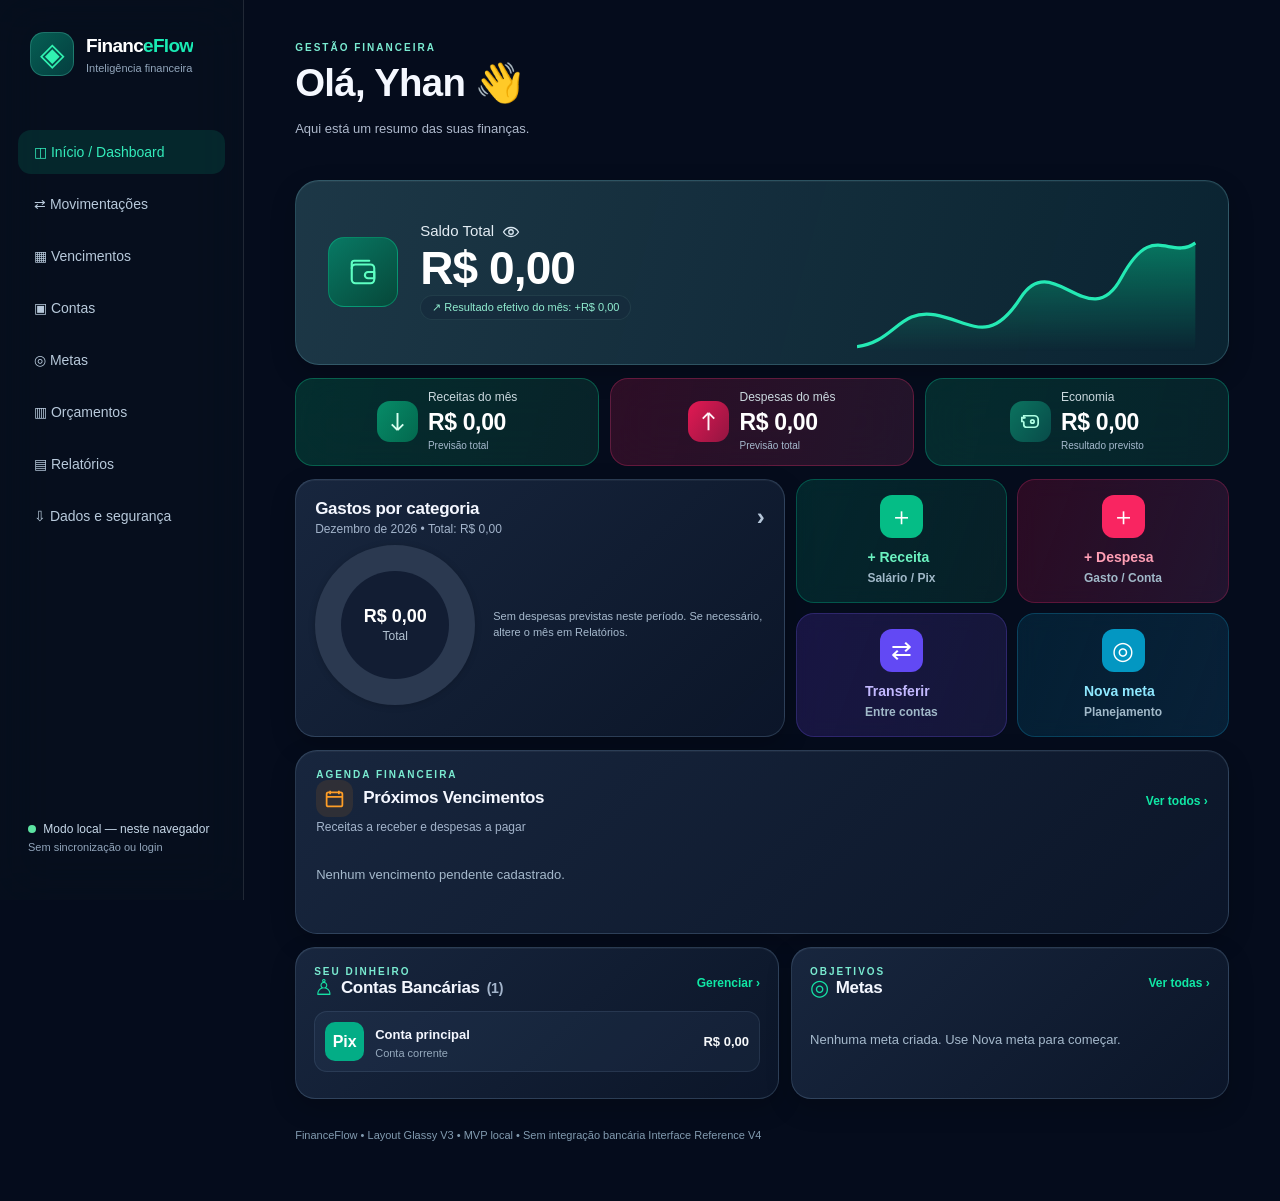
<file: index.html>
<!doctype html>
<html lang="pt-BR"><head><meta charset="utf-8"><meta name="viewport" content="width=device-width,initial-scale=1"><meta name="theme-color" content="#0c1726"><meta name="description" content="FinanceFlow: controle financeiro local e transparente"><title>FinanceFlow | Seu dinheiro em foco</title><link rel="stylesheet" href="./styles.css?v=glassy-v3-20261104"><link rel="stylesheet" href="./dashboard-v4.css?v=reserve-in-day-20261104"></head>
<body data-layout="financeflow-reference-v4">
<div class="backdrop" aria-hidden="true"></div>
<div class="shell">
<aside class="sidebar"><div class="brand"><span class="brandmark">◈</span><div><strong>FinanceFlow</strong><small>Inteligência financeira</small></div></div><nav aria-label="Navegação"><a href="#dashboard" class="nav active">◫ Início / Dashboard</a><a href="#movimentos" class="nav">⇄ Movimentações</a><a href="#agenda" class="nav">▦ Vencimentos</a><a href="#contas" class="nav">▣ Contas</a><a href="#metas" class="nav">◎ Metas</a><a href="#planejamento" class="nav">▥ Orçamentos</a><a href="#relatorios" class="nav">▤ Relatórios</a><a href="#dados" class="nav">⇩ Dados e segurança</a></nav><div class="sidebottom"><span class="statusdot"></span> Modo local — neste navegador <small>Sem sincronização ou login</small></div></aside>
<main class="main"><div class="mobile-brand"><span class="mobile-logo" aria-hidden="true"><svg viewBox="0 0 28 28" width="25" height="25" fill="none"><rect x="4" y="15" width="4" height="9" rx="2" fill="currentColor"/><rect x="12" y="9" width="4" height="15" rx="2" fill="currentColor"/><rect x="20" y="4" width="4" height="20" rx="2" fill="currentColor"/></svg></span><strong>Finance<span>Flow</span></strong><div class="mobile-head-actions"><span class="head-notification" title="Notificações automáticas ainda não disponíveis" aria-hidden="true"><svg width="21" height="21" viewBox="0 0 24 24" fill="none" stroke="currentColor" stroke-width="1.8" stroke-linecap="round" stroke-linejoin="round"><path d="M18 8a6 6 0 0 0-12 0c0 7-3 7-3 9h18c0-2-3-2-3-9"/><path d="M10 21h4"/></svg></span><span class="head-avatar" aria-label="Perfil local"><svg viewBox="0 0 24 24" width="25" height="25" fill="none" stroke="currentColor" stroke-width="1.5"><circle cx="12" cy="8" r="4"/><path d="M4 22c0-5 3.2-8 8-8s8 3 8 8"/></svg></span></div></div><header class="top"><div><p class="eyebrow">GESTÃO FINANCEIRA</p><h1>Olá, Yhan 👋</h1><p class="muted">Aqui está um resumo das suas finanças.</p></div></header>
<div id="notice" role="status" aria-live="polite"></div>
<section id="dashboard" data-page="dashboard" aria-label="Dashboard inicial">
<div class="dashboard-context"><span class="local-chip"><span aria-hidden="true">●</span> <strong id="pending">0</strong> pendências • armazenadas neste navegador</span></div>
<article class="glass hero-balance"><div class="hero-copy"><span class="hero-icon" aria-hidden="true"><svg viewBox="0 0 24 24" width="30" height="30" fill="none" stroke="currentColor" stroke-width="1.7" stroke-linecap="round" stroke-linejoin="round"><rect x="3" y="6" width="18" height="15" rx="3"/><path d="M3 9V5a2 2 0 0 1 2-2h12"/><path d="M16 12h5v5h-5a2.5 2.5 0 0 1 0-5Z"/></svg></span><div><span>Saldo Total <button id="toggle-balance" class="iconbutton" aria-label="Ocultar ou mostrar valores"><svg viewBox="0 0 24 24" width="18" height="18" fill="none" stroke="currentColor" stroke-width="1.7"><path d="M2 12s3.5-6 10-6 10 6 10 6-3.5 6-10 6S2 12 2 12Z"/><circle cx="12" cy="12" r="3"/></svg></button></span><strong id="balance">R$ 0,00</strong><small id="balance-change" class="balance-trend">Resumo de contas liquidadas</small></div></div><div class="hero-art" aria-hidden="true"><svg viewBox="0 0 320 110" preserveAspectRatio="none"><defs><linearGradient id="linegrad" x1="0" x2="0" y1="0" y2="1"><stop offset="0" stop-color="#04dd99" stop-opacity=".45"/><stop offset="1" stop-color="#04dd99" stop-opacity="0"/></linearGradient></defs><path d="M0 105 C35 101 40 70 74 76 S125 105 155 60 S220 96 250 42 S295 27 320 10 V110 H0Z" fill="url(#linegrad)"/><path d="M0 105 C35 101 40 70 74 76 S125 105 155 60 S220 96 250 42 S295 27 320 10" fill="none" stroke="#26f0b9" stroke-width="3"/></svg></div></article>
<div class="stats summary-grid forecast-grid" aria-label="Resumo financeiro do mês">
<article class="glass stat stat-income"><span class="stat-icon" aria-hidden="true"><svg viewBox="0 0 24 24" width="23" height="23" fill="none" stroke="currentColor" stroke-width="2"><path d="M12 3v18m0 0-6-6m6 6 6-6"/></svg></span><div class="stat-copy"><span>Receitas do mês</span><strong id="income">R$ 0,00</strong><small class="stat-note">Previsão total</small><span class="sr-only">Recebido: <b id="income-paid">R$ 0,00</b>; a receber: <b id="income-pending">R$ 0,00</b></span></div></article>
<article class="glass stat stat-expense"><span class="stat-icon" aria-hidden="true"><svg viewBox="0 0 24 24" width="23" height="23" fill="none" stroke="currentColor" stroke-width="2"><path d="M12 21V3m0 0-6 6m6-6 6 6"/></svg></span><div class="stat-copy"><span>Despesas do mês</span><strong id="expense">R$ 0,00</strong><small class="stat-note">Previsão total</small><span class="sr-only">Pago: <b id="expense-paid">R$ 0,00</b>; a pagar: <b id="expense-pending">R$ 0,00</b></span></div></article>
<article class="glass stat stat-savings"><span class="stat-icon" aria-hidden="true"><svg viewBox="0 0 24 24" width="23" height="23" fill="none" stroke="currentColor" stroke-width="1.8"><path d="M5 9V6h11a4 4 0 0 1 4 4v4a4 4 0 0 1-4 4H8a3 3 0 0 1-3-3v-3"/><circle cx="14" cy="12" r="1.8"/><path d="M5 12H3V8h4"/></svg></span><div class="stat-copy"><span>Economia</span><strong id="month-result">R$ 0,00</strong><small class="stat-note">Resultado previsto</small><span class="sr-only">Resultado efetivo do mês: <b id="actual-result">R$ 0,00</b></span></div></article>
</div>
<div class="sr-only dashboard-extra"><span>Saldo projetado até o mês selecionado: </span><strong id="forecast-balance">R$ 0,00</strong></div>
<div class="dashboard-mid"><section class="glass panel"><div class="panelhead"><div><h2>Gastos por categoria</h2><p class="muted chart-period">Mês selecionado • despesas previstas</p></div><a href="#planejamento" class="textlink">Ver limites ›</a></div><div class="chart-layout"><div id="donut" class="donut" role="img" aria-label="Distribuição das despesas"><div class="donut-center"><strong id="donut-total">R$ 0,00</strong><small>Total</small></div></div><div id="bars" class="bars"></div></div></section>
<section class="actions-panel"><h2 class="quick-heading sr-only">Acesso rápido</h2><div class="quick-grid"><button class="quick quick-income" data-quick="income"><b>＋</b><span><strong>+ Receita</strong><small>Salário / Pix</small></span></button><button class="quick quick-expense" data-quick="expense"><b>＋</b><span><strong>+ Despesa</strong><small>Gasto / Conta</small></span></button><button class="quick quick-transfer" data-quick="transfer"><b>⇄</b><span><strong>Transferir</strong><small>Entre contas</small></span></button><button class="quick quick-goal" data-quick="goal"><b>◎</b><span><strong>Nova meta</strong><small>Planejamento</small></span></button></div></section></div>
<section class="glass panel dashboard-panel" id="vencimentos"><div class="panelhead"><div><p class="eyebrow">AGENDA FINANCEIRA</p><h2><span class="heading-icon orange" aria-hidden="true"><svg viewBox="0 0 24 24" width="21" height="21" fill="none" stroke="currentColor" stroke-width="2"><rect x="3" y="5" width="18" height="16" rx="2"/><path d="M7 3v4m10-4v4M3 10h18"/></svg></span>Próximos Vencimentos</h2><p class="muted">Receitas a receber e despesas a pagar</p></div><a class="textlink" href="#agenda" id="all-pending">Ver todos ›</a></div><div id="upcoming"></div><p class="muted" id="pending-caption"></p></section>

<div class="dashboard-mid dashboard-bottom"><section class="glass panel"><div class="panelhead"><div><p class="eyebrow">SEU DINHEIRO</p><h2><span class="section-icon" aria-hidden="true">♙</span>Contas Bancárias <small id="account-count"></small></h2></div><a href="#contas" class="textlink">Gerenciar ›</a></div><div id="home-accounts" class="home-accounts"></div></section><section class="glass panel"><div class="panelhead"><div><p class="eyebrow">OBJETIVOS</p><h2><span class="section-icon" aria-hidden="true">◎</span>Metas</h2></div><a href="#metas" class="textlink">Ver todas ›</a></div><div id="home-goals"></div></section></div></section>
<section id="agenda" data-page="agenda" hidden class="glass panel section"><div class="panelhead"><div><p class="eyebrow">AGENDA FINANCEIRA</p><h2>Vencimentos previstos</h2><p class="muted">Receitas: dia previsto do recebimento • Despesas: último dia para pagar</p></div><button type="button" id="new-due" class="secondary">+ Novo vencimento</button></div><div id="all-upcoming" class="agenda-list"></div><p class="muted" id="agenda-caption"></p><section class="glass panel settlement-panel" aria-labelledby="settlement-title">
 <div class="settlement-top">
  <div class="settlement-title-area"><div class="settlement-symbol" aria-hidden="true">▤</div><div><p class="eyebrow">PLANEJAMENTO DE PAGAMENTO</p><h2 id="settlement-title">Sugestão de quitação inteligente</h2><p class="muted">Proteja primeiro as contas em dia; quite as atrasadas possíveis e rateie a sobra</p></div></div>
  <div class="settlement-funds"><span>Saldo efetivo da conta</span><strong id="settlement-available">R$ 0,00</strong></div>
 </div>
 <div class="settlement-reserve-cards" aria-label="Como a sugestão distribui o saldo">
 <div class="settlement-reserve-card"><span>1 • Reservar despesas em dia</span><strong id="settlement-reserved">R$ 0,00</strong><small id="settlement-protected-description">Vencimento hoje ou depois, sem registrar pagamento</small></div>
 <div class="settlement-reserve-card"><span>2 • Sobra para despesas vencidas</span><strong id="settlement-free">R$ 0,00</strong><small>Somente o valor que não compromete as despesas em dia</small></div>
 <div class="settlement-reserve-card"><span>3 • Quitações integrais sugeridas</span><strong id="settlement-full-count">0 contas</strong><small>Menores saldos em aberto primeiro; restante proporcional</small></div>
</div>
<p id="settlement-shortfall" class="settlement-warning" hidden></p>
<details class="settlement-reserve-detail"><summary>Ver despesas em dia protegidas</summary><div id="settlement-upcoming" class="settlement-reserve-list"></div></details>
<div class="settlement-controls"><label>Conta para pagamento<select id="settlement-account" aria-label="Conta de origem da quitação"></select></label><label>Valor máximo a usar nas vencidas (R$)<input id="settlement-budget" type="text" inputmode="decimal" placeholder="0,00" aria-describedby="settlement-help"></label><span id="settlement-help" class="settlement-help">Preenchido com a sobra segura da conta. Você pode diminuir esse valor. Despesas em dia são apenas reservadas, não pagas automaticamente.</span></div>
 <div id="settlement-items" class="settlement-items" aria-live="polite"><p class="muted">Cadastre despesas vencidas para visualizar uma sugestão.</p></div>
 <div class="settlement-footer"><div><p id="settlement-explain" class="muted">Primeiro reservamos as despesas em dia. Depois priorizamos quitar dívidas vencidas por inteiro e rateamos a sobra.</p><strong id="settlement-total">Total sugerido: R$ 0,00</strong><small>Somente registro local após confirmação. Não realiza pagamentos bancários.</small></div><button id="settlement-apply" type="button" class="primary settlement-action" disabled>✓ Registrar quitação sugerida</button></div>
 </section></section>
<section id="movimentos" data-page="movimentos" hidden class="glass panel section"><div class="panelhead"><div><p class="eyebrow">CONTROLE</p><h2>Movimentações</h2></div><button id="open-tx" class="secondary">+ Adicionar</button></div><div class="toolbar"><input id="search" type="search" aria-label="Pesquisar lançamentos" placeholder="Pesquisar descrição ou categoria"><select id="filter-type" aria-label="Filtrar tipo"><option value="">Todos os tipos</option><option value="income">Receitas</option><option value="expense">Despesas</option><option value="transfer">Transferências</option></select><select id="filter-status" aria-label="Filtrar situação"><option value="">Todos os status</option><option value="paid">Liquidados</option><option value="pending">Pendentes</option></select></div><div class="tablewrap"><table><thead><tr><th>Recebimento / Vencimento</th><th>Descrição / categoria</th><th>Conta</th><th>Situação</th><th>Valor</th><th>Ação</th></tr></thead><tbody id="transactions"></tbody></table></div></section>
<section id="contas" data-page="contas" hidden class="glass panel section"><div class="panelhead"><div><p class="eyebrow">PATRIMÔNIO</p><h2>Minhas contas</h2></div><button id="open-account" class="secondary">+ Nova conta</button></div><div id="accounts" class="accountgrid"></div></section>
<section id="metas" data-page="metas" hidden class="glass panel section"><div class="panelhead"><div><p class="eyebrow">OBJETIVOS PESSOAIS</p><h2>Metas financeiras</h2></div><button id="open-goal" class="secondary">+ Nova meta</button></div><p class="muted">Aportes nas metas são apenas acompanhamento e não debitam das contas.</p><div id="goals-list"></div></section>
<section id="planejamento" data-page="planejamento" hidden class="glass panel section"><div class="panelhead"><div><p class="eyebrow">PLANEJAMENTO</p><h2>Orçamentos mensais</h2></div></div><p class="muted">Defina limites por categoria de despesa e acompanhe o gasto liquidado no mês.</p><form id="budget-form" class="inlineform"><label>Categoria<select id="budget-category"></select></label><label>Limite (R$)<input id="budget-amount" placeholder="500,00" inputmode="decimal" required></label><button class="primary" type="submit">Salvar limite</button></form><div id="budgets"></div></section>
<section id="relatorios" data-page="relatorios" hidden class="glass panel section"><div class="panelhead"><div><p class="eyebrow">ANÁLISE DO MÊS • PREVISTO E REALIZADO</p><h2>Relatório financeiro</h2></div></div><div class="report-controls"><div class="topactions"><label class="visually-hidden" for="month">Mês de referência</label><input id="month" type="month"><button id="new-transaction" class="primary">+ Novo lançamento</button></div></div><div id="monthly-report"></div></section>
<section id="cartoes" data-page="cartoes" hidden class="glass panel section"><h2>Cartões</h2><p class="muted">Gestão de faturas, limites e compras parceladas ainda não disponível nesta versão. Nenhuma despesa é contabilizada automaticamente a partir de cartões.</p></section>
<section id="dados" data-page="dados" hidden class="glass panel section"><div class="panelhead"><div><p class="eyebrow">PRIVACIDADE E CONTINUIDADE</p><h2>Dados e segurança</h2></div></div><p>As informações são guardadas exclusivamente neste navegador (localStorage). Não existe conta de usuário, criptografia de dados em repouso, backup automático ou sincronização em nuvem nesta versão. Não use em computadores compartilhados.</p><div class="toolbar"><button id="export-json" class="secondary">Exportar backup JSON</button><button id="export-csv" class="secondary">Exportar CSV</button><label class="secondary filelabel">Restaurar JSON<input type="file" id="import-json" accept=".json,application/json" hidden></label><button id="clear-data" class="danger">Apagar dados locais</button></div><p class="muted">A restauração substitui todos os registros locais após confirmação. Guarde os backups em local protegido.</p><details><summary>Auditoria local</summary><div id="audit"></div></details></section>
<footer>FinanceFlow • Layout Glassy V3 • MVP local • Sem integração bancária <span id="build-marker">Interface Reference V4</span></footer></main></div><nav class="bottom-nav" aria-label="Navegação principal no celular">
  <div class="bottom-main">
   <a href="#dashboard" class="bottom-item active" aria-label="Início"><svg viewBox="0 0 24 24" fill="none" stroke="currentColor" stroke-width="1.75" stroke-linejoin="round"><rect x="3" y="3" width="7" height="7" rx="1"/><rect x="14" y="3" width="7" height="7" rx="1"/><rect x="3" y="14" width="7" height="7" rx="1"/><rect x="14" y="14" width="7" height="7" rx="1"/></svg><span>Início</span></a>
   <a href="#movimentos" class="bottom-item" aria-label="Histórico"><svg viewBox="0 0 24 24" fill="none" stroke="currentColor" stroke-width="1.75" stroke-linecap="round" stroke-linejoin="round"><path d="M3 12a9 9 0 1 0 3-6.7L3 8"/><path d="M3 3v5h5M12 7v5l4 2"/></svg><span>Histórico</span></a>
   <button id="bottom-add" class="bottom-plus" aria-label="Adicionar lançamento">+</button>
   <a href="#cartoes" class="bottom-item" aria-label="Cartões"><svg viewBox="0 0 24 24" fill="none" stroke="currentColor" stroke-width="1.75" stroke-linecap="round" stroke-linejoin="round"><rect x="2" y="5" width="20" height="15" rx="2"/><path d="M2 10h20"/></svg><span>Cartões</span></a>
   <a href="#relatorios" class="bottom-item" aria-label="Relatórios"><svg viewBox="0 0 24 24" fill="none" stroke="currentColor" stroke-width="1.75" stroke-linecap="round" stroke-linejoin="round"><path d="M4 21V12M10 21V4M16 21V9M22 21V6"/></svg><span>Relatórios</span></a>
  </div>
  <div class="bottom-secondary"><a href="#agenda">Vencimentos</a><a href="#planejamento">Categorias</a><a href="#metas">Metas</a><a href="#relatorios">Inteligência</a><a href="#dados">Gerenciamento &amp; SQL</a></div>
 </nav>
<dialog id="tx-dialog" aria-labelledby="tx-title"><form id="tx-form" class="modalform"><h2 id="tx-title">Novo lançamento</h2><label>Tipo<select name="type" id="tx-type"><option value="expense">Despesa</option><option value="income">Receita</option><option value="transfer">Transferência</option></select></label><label>Descrição<input id="tx-description" name="description" maxlength="180" placeholder="Ex.: Supermercado, Spotify, farmácia" autocomplete="off" aria-describedby="tx-description-hint" required><small id="tx-description-hint" class="date-field-hint">Descreva o lançamento para receber sugestões de categoria.</small></label><label>Valor (R$)<input name="amount" placeholder="120,50" inputmode="decimal" required></label><label><span id="tx-date-label">Vencimento (último dia para pagar)</span><input id="tx-date" name="date" type="date" aria-describedby="tx-date-hint" required><small id="tx-date-hint" class="date-field-hint">Esta é a data limite para pagar em dia. Só ficará em atraso a partir do dia seguinte, se ainda estiver pendente.</small></label><label>Situação<select name="status"><option value="paid">Liquidado</option><option value="pending">Pendente</option></select></label><label>Conta de origem<select id="tx-account" name="accountId"></select></label><label id="tx-to-wrap" hidden>Conta de destino<select name="toAccountId" id="tx-to"></select></label><label id="tx-category-wrap">Categoria<select id="tx-category" name="category" required></select><small class="date-field-hint">Você pode escolher qualquer categoria, independentemente da sugestão.</small></label><div id="category-suggestion" class="category-suggestion" aria-live="polite" hidden></div><p id="tx-edit-hint" class="muted" hidden>Ao salvar a edição, saldos, indicadores e vencimentos serão recalculados. O histórico da alteração ficará na auditoria local.</p><div class="modalactions"><button type="button" class="secondary cancel">Cancelar</button><button id="tx-save" type="submit" class="primary">Salvar lançamento</button></div></form></dialog>
<dialog id="goal-dialog" aria-labelledby="goal-title"><form id="goal-form" class="modalform"><h2 id="goal-title">Nova meta</h2><label>Objetivo<input name="name" maxlength="80" required placeholder="Ex.: Viagem"></label><label>Valor desejado (R$)<input name="target" inputmode="decimal" placeholder="6.000,00" required></label><div class="modalactions"><button type="button" class="secondary cancel">Cancelar</button><button type="submit" class="primary">Criar meta</button></div></form></dialog>
<dialog id="account-dialog" aria-labelledby="account-title"><form id="account-form" class="modalform"><h2 id="account-title">Nova conta</h2><label>Nome da conta<input name="name" maxlength="80" required placeholder="Ex.: Carteira"></label><label>Saldo inicial (R$)<input name="opening" inputmode="decimal" placeholder="0,00" value="0,00" required></label><p class="muted">O saldo inicial é o patrimônio existente antes dos lançamentos registrados.</p><div class="modalactions"><button type="button" class="secondary cancel">Cancelar</button><button type="submit" class="primary">Criar conta</button></div></form></dialog>
<script type="module" src="./src/app.mjs?v=reserve-in-day-20261104"></script></body></html>
</file>
<file: styles.css>
:root{font-family:Inter,ui-sans-serif,system-ui,-apple-system,"Segoe UI",Arial;color:#f2f7ff;background:#07111e;font-synthesis:none}*{box-sizing:border-box}html{scroll-behavior:smooth}body{margin:0;min-height:100vh}.backdrop{position:fixed;inset:0;z-index:-1;background:linear-gradient(110deg,rgba(5,13,27,.94),rgba(12,26,45,.83)),radial-gradient(ellipse at 80% 12%,#346d80 0,transparent 42%),radial-gradient(ellipse at 15% 70%,#443c7c 0,transparent 42%),linear-gradient(135deg,#0b1729,#172c46)}.shell{display:flex;min-height:100vh}.sidebar{width:244px;flex:0 0 244px;padding:32px 18px;background:rgba(8,17,31,.6);border-right:1px solid rgba(255,255,255,.11);backdrop-filter:blur(24px);display:flex;flex-direction:column;gap:54px;position:sticky;top:0;height:100vh}.brand{display:flex;align-items:center;gap:12px;padding:0 12px}.brandmark{display:grid;place-items:center;width:44px;height:44px;color:#74efcf;font-size:32px;background:rgba(103,239,209,.1);border:1px solid rgba(103,239,209,.25);border-radius:14px}.brand strong{font-size:19px;letter-spacing:-.7px}.brand small,.sidebottom small{display:block;color:#92a5bb;font-size:11px;margin-top:5px}.sidebar nav{display:grid;gap:8px}.nav{display:block;padding:14px 16px;border-radius:13px;color:#b8c9db;text-decoration:none;font-size:14px}.nav:hover,.nav:focus-visible,.nav.active{background:rgba(95,226,203,.12);color:#a2ffe2;outline-offset:2px}.sidebottom{margin-top:auto;padding:15px 10px;font-size:12px;color:#c7d8e9}.statusdot{display:inline-block;width:8px;height:8px;border-radius:100%;background:#5ce3a2;margin-right:4px}.main{width:min(100%,1500px);padding:42px clamp(18px,4vw,62px) 30px;margin:auto}.top{display:flex;align-items:center;justify-content:space-between;flex-wrap:wrap;gap:18px;margin-bottom:27px}h1{font-size:clamp(28px,3vw,40px);letter-spacing:-1.4px;margin:7px 0 10px}h2{font-size:19px;letter-spacing:-.35px;margin:5px 0}.eyebrow{color:#7aebd1;letter-spacing:2px;font-size:10px;font-weight:800;margin:0}.muted,small{color:#a3b4cb}.muted{font-size:13px;line-height:1.6}.topactions,.toolbar,.modalactions{display:flex;align-items:center;gap:12px;flex-wrap:wrap}button,.filelabel,input,select{font:inherit}button,.filelabel{cursor:pointer;padding:11px 16px;border-radius:11px;font-size:13px;font-weight:700}button:hover,.filelabel:hover{filter:brightness(1.13)}button:focus-visible,input:focus-visible,select:focus-visible,a:focus-visible,summary:focus-visible{outline:2px solid #85f4dc;outline-offset:3px}.primary{color:#062e2b;border:1px solid #9cffdf;background:linear-gradient(135deg,#6af1ca,#59d9e8)}.secondary,.filelabel{background:rgba(255,255,255,.08);border:1px solid rgba(255,255,255,.17);color:#f0f8ff}.danger{background:rgba(250,100,119,.1);color:#ffc3cc;border:1px solid rgba(250,100,119,.35)}input,select{background:rgba(12,30,49,.9);border:1px solid rgba(186,216,235,.22);border-radius:10px;color:#f2f7ff;padding:11px 12px;max-width:100%}input::placeholder{color:#8296ad}#notice:not(:empty){border-radius:10px;margin-bottom:16px;padding:13px;background:#17394a;border:1px solid #357e82}#notice.error{background:#46222f;border-color:#a44b65}.glass{background:linear-gradient(140deg,rgba(33,56,79,.63),rgba(22,36,59,.48));backdrop-filter:blur(25px);border:1px solid rgba(207,233,255,.15);box-shadow:0 16px 50px rgba(0,0,0,.14);border-radius:20px}.stats{display:grid;grid-template-columns:repeat(4,minmax(0,1fr));gap:17px;margin-bottom:18px}.stat{padding:25px 21px;display:grid;gap:15px}.stat span{color:#bfd0de;font-size:13px}.stat strong{font-size:clamp(19px,2.2vw,29px);letter-spacing:-.7px;overflow-wrap:anywhere}.stat small{font-size:11px}.twocol{display:grid;grid-template-columns:1.25fr .75fr;gap:18px}.panel{padding:27px}.panelhead{display:flex;justify-content:space-between;align-items:center;gap:15px;margin-bottom:20px}.section{margin-top:20px;scroll-margin-top:24px}.bars{min-height:160px}.barrow{margin:13px 0}.barlabel{display:flex;justify-content:space-between;font-size:13px;margin-bottom:8px}.bartrack{background:rgba(255,255,255,.09);border-radius:10px;height:9px;overflow:hidden}.barfill{height:100%;background:linear-gradient(90deg,#63ebc9,#8c9af6);border-radius:10px}.month-result{font-size:clamp(26px,3vw,42px);font-weight:800;letter-spacing:-1px;padding:18px 0 10px}.positive{color:#78f2cc}.negative{color:#ff9da9}.toolbar{margin:16px 0}.toolbar input[type=search]{flex:1;min-width:175px}.tablewrap{overflow:auto}table{width:100%;border-collapse:collapse;text-align:left;font-size:13px}th{font-size:11px;letter-spacing:.5px;color:#a8bbd1;text-transform:uppercase;font-weight:700}th,td{border-bottom:1px solid rgba(255,255,255,.09);padding:15px 10px}td{color:#dce8f4}.pill{display:inline-block;padding:5px 9px;border:1px solid rgba(255,255,255,.15);border-radius:50px;font-size:11px}.pill.paid{color:#90f0d4}.pill.pending{color:#ffd79d}.rowaction{padding:6px 9px;font-size:11px;margin:2px}.accountgrid{display:grid;grid-template-columns:repeat(auto-fit,minmax(210px,1fr));gap:15px}.accountcard{padding:18px;border:1px solid rgba(255,255,255,.14);border-radius:14px;background:rgba(255,255,255,.04)}.accountcard strong{display:block;font-size:22px;margin-top:16px}.inlineform{display:flex;align-items:end;gap:12px;flex-wrap:wrap;margin:20px 0}.inlineform label,.modalform label{display:grid;gap:7px;font-size:13px;color:#d4e3f2}.inlineform input,.inlineform select{width:190px}.budgetrow{margin:15px 0}.empty{color:#a9bcd1;padding:20px 0;font-size:13px}.modalform{display:grid;gap:14px;min-width:min(440px,85vw)}.modalform label input,.modalform label select{width:100%}dialog{color:#f3f8ff;border:1px solid #4a677d;border-radius:20px;background:#14263c;box-shadow:0 28px 90px #000b;padding:28px;max-height:90vh;overflow:auto}dialog::backdrop{background:rgba(0,0,0,.72);backdrop-filter:blur(5px)}.modalactions{justify-content:end;margin-top:10px}details{margin-top:18px}summary{cursor:pointer;padding:12px 0}#audit{max-height:220px;overflow:auto;font-size:12px;color:#b8cade}footer{font-size:11px;color:#829bb0;padding:30px 0}.visually-hidden{position:absolute;clip:rect(0,0,0,0);width:1px;height:1px;overflow:hidden;white-space:nowrap}@media(max-width:1100px){.stats{grid-template-columns:repeat(2,minmax(0,1fr))}.twocol{grid-template-columns:1fr}}@media(max-width:750px){.shell{display:block}.sidebar{position:static;width:100%;height:auto;gap:12px;padding:14px}.sidebar nav{display:flex;overflow:auto;gap:5px}.nav{white-space:nowrap;padding:10px}.sidebottom{display:none}.main{padding:22px 14px}.panel{padding:18px}.stats{gap:10px}.stat{padding:18px 14px}.stat strong{font-size:19px}}@media(max-width:360px){.stats{grid-template-columns:1fr}}@media(prefers-reduced-motion:reduce){html{scroll-behavior:auto}*,*::before,*::after{animation:none!important;transition:none!important}}
[hidden]{display:none!important}


/* FinanceFlow | dashboard Glassy mobile-first */
.mobile-brand,.mobile-dock{display:none}.home-section{scroll-margin-top:24px}.hero-balance{display:flex;position:relative;align-items:center;gap:22px;min-height:155px;padding:26px;overflow:hidden;background:linear-gradient(115deg,rgba(23,53,72,.84),rgba(8,33,39,.62))}.hero-wallet{background:linear-gradient(135deg,#0d986f,#034b42);color:#90ffdb;border:1px solid #00d69a;border-radius:18px;width:74px;height:74px;display:grid;place-items:center;font-size:34px;flex-shrink:0}.hero-copy{z-index:1;display:grid;gap:8px}.hero-copy>span{color:#d4dfeb}.hero-copy strong{font-size:clamp(28px,3.4vw,46px);letter-spacing:-1.3px}.hero-copy small{color:#91eacb}.hero-graph{position:absolute;right:0;bottom:0;width:42%;height:80%;opacity:.7}.hero-graph svg{width:100%;height:100%}.icon-only{background:transparent;color:#adc7d2;border:0;padding:3px 8px;font-size:14px}.home-stats{grid-template-columns:repeat(3,minmax(0,1fr));margin:17px 0}.home-stats .stat{gap:10px;min-height:112px}.card-income{background:linear-gradient(120deg,rgba(2,97,74,.42),rgba(19,48,48,.55));border-color:#126851}.card-expense{background:linear-gradient(120deg,rgba(107,21,65,.38),rgba(41,25,53,.55));border-color:#763253}.card-saving{background:linear-gradient(120deg,rgba(10,98,93,.38),rgba(16,42,48,.55));border-color:#116b67}.home-middle,.home-bottom{display:grid;grid-template-columns:1fr 1fr;gap:18px;margin-bottom:18px}.home-middle .panel,.home-bottom .panel{min-width:0}.quick-actions{display:grid;grid-template-columns:1fr 1fr;gap:12px}.quick{display:flex;flex-direction:column;align-items:flex-start;justify-content:center;min-width:0;min-height:112px;text-align:left;border-radius:19px;padding:20px;border:1px solid rgba(255,255,255,.12);backdrop-filter:blur(10px);font-weight:600}.quick strong{font-size:clamp(14px,1.7vw,19px)}.quick small{margin-top:8px;font-size:12px}.quick-income{background:rgba(0,120,82,.18);border-color:rgba(0,202,145,.34);color:#71f6c7}.quick-expense{background:rgba(122,16,60,.24);border-color:rgba(241,40,103,.3);color:#ff90b4}.quick-transfer{background:rgba(64,40,138,.24);border-color:rgba(117,78,238,.3);color:#b8a8ff}.quick-goal{background:rgba(6,77,106,.3);border-color:rgba(24,162,197,.25);color:#80deff}.chart-flex{display:flex;align-items:center;gap:23px;min-height:185px}.donut{width:170px;height:170px;flex:0 0 170px;border-radius:50%;background:conic-gradient(#26384b 0 100%);display:grid;place-items:center}.donut:before{content:"";position:absolute;width:116px;height:116px;border-radius:100%;background:#15263a}.donut>span{position:relative;text-align:center;z-index:1;font-weight:800;font-size:16px;overflow-wrap:anywhere;max-width:100px}.donut small{font-weight:400;display:block;font-size:12px}.category-legend{flex:1;min-width:0;display:grid;gap:9px}.legend-row{display:flex;align-items:center;justify-content:space-between;gap:8px;font-size:12px}.legend-row span{overflow:hidden;text-overflow:ellipsis;white-space:nowrap}.legend-row i{display:inline-block;width:9px;height:9px;border-radius:100%;margin-right:7px}.tiny-link{color:#57ebc1;text-decoration:none;font-size:12px;white-space:nowrap}.home-due{margin-bottom:18px}.due-item{display:grid;grid-template-columns:55px minmax(0,1fr) auto;gap:14px;align-items:center;border-top:1px solid rgba(255,255,255,.1);padding:15px 0}.due-date{border-radius:12px;padding:9px 5px;background:rgba(143,165,194,.1);border:1px solid rgba(185,204,227,.15);text-align:center;font-weight:800}.due-date small{display:block;font-size:10px}.due-text{min-width:0}.due-text strong{display:block;overflow-wrap:anywhere}.due-meta{font-size:11px;color:#9cb0c7;margin-top:6px}.due-amount{display:flex;align-items:center;gap:9px;flex-wrap:wrap;justify-content:flex-end;font-weight:700}.due-amount button{font-size:12px}.due-badge{display:inline-block;font-size:10px;background:#601a39;color:#ffb0c7;border-radius:15px;padding:4px 8px;margin-bottom:4px}.account-preview-row{display:flex;align-items:center;justify-content:space-between;gap:10px;padding:13px 0;border-top:1px solid rgba(255,255,255,.1)}.account-preview-row strong{overflow-wrap:anywhere}.account-preview-row small{display:block;margin-top:5px}.bank-mark{display:grid;place-items:center;flex-shrink:0;width:38px;height:38px;border-radius:13px;background:#075d51;color:#76f9cf}.account-label{flex:1;min-width:0}.goal-card{padding:15px;background:rgba(36,64,100,.35);border:1px solid rgba(184,213,250,.14);border-radius:15px}.goal-card strong{display:block;margin-bottom:12px}.goal-card small{display:block;margin-top:10px}.goal-progress{width:100%;height:10px;background:#354354;border-radius:40px;overflow:hidden;margin:13px 0}.goal-progress span{display:block;height:100%;background:linear-gradient(90deg,#04b880,#27edb7);border-radius:40px}.goal-actions{display:flex;gap:10px;margin-top:12px}.goal-list{display:grid;grid-template-columns:repeat(auto-fit,minmax(220px,1fr));gap:14px}.home-result{margin-bottom:20px}.hero-hidden .money-sensitive{filter:blur(8px)}.hero-hidden #balance,.hero-hidden #income,.hero-hidden #expense,.hero-hidden #saving{filter:blur(10px)}.empty{color:#a5b9cc}
@media(max-width:1100px){.chart-flex{flex-wrap:wrap}.donut{width:140px;height:140px;flex-basis:140px}.donut:before{width:96px;height:96px}.home-middle{grid-template-columns:1fr 1fr}}
@media(max-width:750px){.mobile-brand{display:flex;align-items:center;gap:10px;margin:0 0 18px;font-size:21px}.mobile-brand strong span{color:#0ee5a4}.mobile-logo{display:grid;place-items:center;background:#075e4b;color:#2af7bc;border-radius:11px;width:37px;height:37px}.mobile-indicator{margin-left:auto;font-size:11px;color:#9bd7c8}.sidebar{display:none}.main{padding:22px 14px 155px}.top{margin-bottom:16px}.top h1{font-size:25px;margin:2px 0}.top .eyebrow{display:none}.topactions{width:100%;justify-content:space-between}.topactions input{max-width:145px}.topactions #new-transaction{display:none}.hero-balance{min-height:145px;padding:19px;gap:12px}.hero-wallet{width:55px;height:55px;font-size:25px}.hero-copy strong{font-size:clamp(23px,6vw,34px)}.hero-copy small{font-size:10px}.hero-graph{width:40%;opacity:.5}.home-stats{grid-template-columns:repeat(3,minmax(0,1fr));gap:8px}.home-stats .stat{padding:14px 10px;min-height:90px}.home-stats .stat span{font-size:10px}.home-stats .stat strong{font-size:clamp(13px,3.5vw,20px)}.home-middle{grid-template-columns:1fr;gap:13px}.home-middle .chart-flex{flex-wrap:nowrap}.quick-actions{grid-template-columns:repeat(2,minmax(0,1fr))}.quick{min-height:95px;padding:16px}.home-bottom{grid-template-columns:1fr;gap:13px}.panelhead h2{font-size:17px}.due-item{grid-template-columns:46px minmax(0,1fr);gap:10px}.due-amount{grid-column:2;justify-content:space-between}.due-text strong{font-size:13px}.home-result{margin-bottom:10px}.mobile-dock{display:block;position:fixed;bottom:0;left:0;right:0;z-index:20;background:rgba(12,24,43,.97);border-top:1px solid rgba(255,255,255,.14);backdrop-filter:blur(22px);padding:8px 8px max(10px,env(safe-area-inset-bottom));box-shadow:0 -15px 35px rgba(0,0,0,.23)}.dock-main{display:grid;grid-template-columns:repeat(5,1fr);gap:0;align-items:center}.dock-link{display:grid;text-align:center;gap:3px;text-decoration:none;color:#acbdd4;font-size:11px;padding:4px 1px}.dock-link span{font-size:27px;line-height:30px}.dock-link.active{color:#23ebb0}.dock-add{width:57px;height:57px;margin:auto;background:linear-gradient(135deg,#01b67f,#00d2a2);color:#fff;border:1px solid #51eec2;border-radius:100%;font-size:34px;line-height:30px;box-shadow:0 0 25px #08d69a4d;padding:0}.dock-more{display:flex;justify-content:space-around;gap:6px;border-top:1px solid rgba(255,255,255,.08);padding-top:12px;margin-top:10px}.dock-more a{flex:1;text-align:center;color:#adbed2;text-decoration:none;font-size:11px}.goal-list{grid-template-columns:1fr}}
@media(max-width:380px){.chart-flex{flex-wrap:wrap!important}.stats.home-stats{grid-template-columns:repeat(2,minmax(0,1fr))}.card-saving{grid-column:1/-1}.hero-graph{opacity:.25}.home-due .panelhead{align-items:start}}


/* FinanceFlow dashboard 2026 • mobile-first Glassy V5 */
:root{--mint:#02db9b;--navy:#080e25}
body{background:var(--navy)}
.backdrop{background:radial-gradient(circle at 32% 4%,rgba(17,95,91,.19),transparent 35%),linear-gradient(145deg,#070c21,#080e23 60%,#0b1c33)}
.glass{background:linear-gradient(140deg,rgba(23,36,58,.82),rgba(16,26,49,.91));border-color:rgba(157,191,226,.15);border-radius:26px;box-shadow:0 10px 42px #0002}
.primary{background:linear-gradient(135deg,#00d49a,#11b981);border:1px solid #27e6b3;color:#041a1c}
.brand strong{background:linear-gradient(90deg,#fff 54%,#19eab4 55%);background-clip:text;color:transparent}
.nav.active{background:rgba(3,211,155,.12);color:#39f1ba}
.welcome{display:flex;align-items:center;justify-content:space-between;gap:12px;margin:0 0 17px}
.welcome h2{font-size:clamp(22px,2.5vw,30px);margin:6px 0 2px}
.local-chip{font-size:11px;padding:9px 12px;border:1px solid #1b6d66;border-radius:30px;color:#79f3c5;white-space:nowrap}
.hero-balance{padding:30px 32px;display:flex;justify-content:space-between;align-items:center;min-height:185px;margin-bottom:18px;overflow:hidden;background:linear-gradient(105deg,rgba(26,48,68,.96),rgba(8,54,53,.55),rgba(13,27,48,.92))}
.hero-copy{display:flex;align-items:center;gap:22px;z-index:1}
.hero-icon{display:grid;place-items:center;width:70px;height:70px;flex:none;border-radius:20px;background:rgba(0,211,153,.16);font-size:37px;color:#30f5bb;border:1px solid #118a70}
.hero-copy span{font-size:15px;color:#d1e1ef}
.hero-copy strong{display:block;font-size:clamp(29px,3.6vw,46px);line-height:1.5;letter-spacing:-1px}
.hero-copy small{display:block;font-size:12px}
.iconbutton{background:transparent;border:0;padding:2px 7px;color:#91eacd;font-size:15px}
.hero-art{width:39%;min-width:170px;max-width:420px;height:120px;align-self:end;margin-bottom:-18px;opacity:.85}
.hero-art svg{width:100%;height:100%}
.summary-grid{grid-template-columns:repeat(3,minmax(0,1fr))}
.summary-grid .stat{gap:9px;padding:23px}
.stat-income{background:linear-gradient(120deg,rgba(0,95,74,.36),rgba(10,37,45,.85));border-color:rgba(14,236,161,.24)}
.stat-expense{background:linear-gradient(120deg,rgba(107,13,64,.35),rgba(40,21,46,.86));border-color:rgba(255,44,112,.22)}
.stat-savings{background:linear-gradient(120deg,rgba(3,90,80,.3),rgba(15,39,57,.88));border-color:rgba(10,210,182,.22)}
.stat-expense strong{color:#ffb9ca}
.stat-income strong,.stat-savings strong{color:#b5ffdf}
.dashboard-mid{display:grid;grid-template-columns:1.2fr .8fr;gap:18px;margin-bottom:18px}
.dashboard-mid>.panel,.dashboard-mid>.actions-panel{min-width:0}
.panelhead{align-items:start}
.textlink{color:#23efb1;text-decoration:none;font-size:13px;font-weight:700;white-space:nowrap}
.textlink:hover{text-decoration:underline}
.chart-layout{display:flex;align-items:center;gap:24px}
.donut{width:175px;height:175px;flex:none;border-radius:50%;background:conic-gradient(#263b56 0 100%);display:grid;place-items:center}
.donut-center{width:116px;height:116px;background:#142038;border-radius:50%;display:flex;flex-direction:column;justify-content:center;align-items:center;text-align:center}
.donut-center strong{font-size:18px}
.donut-center small{font-size:11px}
.chart-layout .bars{flex:1;min-width:0;max-height:220px;overflow:auto}
.chart-layout .barrow{margin:11px 0}
.chart-layout .bartrack{height:5px}
.actions-panel h2{font-size:17px;margin:3px 0 15px}
.quick-grid{display:grid;grid-template-columns:repeat(2,minmax(0,1fr));gap:12px}
.quick{display:flex;align-items:center;gap:12px;min-height:109px;text-align:left;border:1px solid rgba(255,255,255,.15);border-radius:21px;padding:18px 14px;color:#eaf9ff;background:#162336}
.quick b{font-size:27px;font-weight:400;border-radius:12px;width:47px;height:47px;display:grid;place-items:center;flex:none}
.quick strong,.quick small{display:block}
.quick strong{font-size:16px}
.quick small{margin-top:6px;font-size:12px}
.quick-income{background:rgba(1,91,77,.26);border-color:#076e5e}.quick-income b{background:#05b784}.quick-income strong{color:#6bf2c0}
.quick-expense{background:rgba(99,11,57,.27);border-color:#6e1a51}.quick-expense b{background:#fa245d}.quick-expense strong{color:#ff9fb5}
.quick-transfer{background:rgba(55,40,127,.31);border-color:#3f338b}.quick-transfer b{background:#6442f0}.quick-transfer strong{color:#c3b9ff}
.quick-goal{background:rgba(2,61,93,.37);border-color:#116482}.quick-goal b{background:#0798c5}.quick-goal strong{color:#8ee8ff}
.dashboard-panel{margin-top:18px}
.due-row{display:grid;grid-template-columns:60px 1fr auto auto;gap:14px;align-items:center;border-top:1px solid #ffffff17;padding:16px 0}
.due-date{text-align:center;padding:9px 6px;background:#1b2942;border:1px solid #34445c;border-radius:14px;min-width:52px}
.due-date small,.due-date strong{display:block}.due-date strong{font-size:23px}
.due-name{font-size:14px;font-weight:700}
.due-sub{font-size:12px;color:#a3b4cb;margin-top:7px}
.due-amount{font-weight:800;white-space:nowrap;font-size:15px}
.due-row .secondary{white-space:nowrap}
.dashboard-bottom{grid-template-columns:1fr 1fr}
.home-account{display:flex;gap:14px;align-items:center;padding:12px 14px;margin:8px 0;border-radius:15px;background:#ffffff0a;border:1px solid #ffffff12}
.bank-icon{width:43px;height:43px;display:grid;place-items:center;border-radius:12px;color:#0bffe0;background:#087b71;font-size:21px}
.home-account .account-title{flex:1;min-width:0}
.home-account strong{font-size:13px;overflow-wrap:anywhere}
.home-account small{display:block;margin-top:4px;font-size:11px}
.home-account .amount{font-weight:800;white-space:nowrap}
.goal-card{border:1px solid #ffffff1b;background:#152640;border-radius:17px;padding:19px;margin-top:8px}
.goal-head{display:flex;justify-content:space-between;gap:10px;font-weight:700}
.goal-meta{font-size:13px;color:#b6c7d9;margin:15px 0 11px}
.goal-card .bartrack{height:13px}
.goal-card .barfill{background:linear-gradient(90deg,#05b68e,#29f3b3)}
.goal-percent{font-size:12px;color:#39e7b3;margin-top:8px}
.goal-actions{display:flex;align-items:center;gap:8px;margin-top:16px}
.goal-actions input{flex:1;min-width:0;width:110px}
.goal-actions button{white-space:nowrap}
#monthly-report{line-height:1.9}
.bottom-nav{display:none}
@media(max-width:1100px){.dashboard-mid{grid-template-columns:1fr}.summary-grid{grid-template-columns:repeat(3,minmax(0,1fr))}}
@media(max-width:750px){
  .sidebar{display:none}
  .main{padding:20px 14px 175px}
  .top{align-items:start}
  .top h1{font-size:25px}
  .topactions{width:100%}.topactions input{flex:1}
  .welcome{align-items:start}
  .welcome .local-chip{white-space:normal;max-width:145px;text-align:center}
  .hero-balance{padding:20px 17px;min-height:158px}
  .hero-icon{width:48px;height:48px;font-size:25px;border-radius:15px}
  .hero-copy{gap:12px}
  .hero-copy strong{font-size:clamp(24px,7vw,36px)}
  .hero-art{min-width:75px;width:27%;opacity:.65;margin-right:-25px}
  .summary-grid{gap:8px}
  .summary-grid .stat{padding:14px 10px;gap:7px;border-radius:16px}
  .summary-grid .stat span{font-size:11px}
  .summary-grid .stat strong{font-size:clamp(14px,3.9vw,21px)}
  .summary-grid .stat small{font-size:10px}
  .chart-layout{gap:15px}
  .donut{width:132px;height:132px}.donut-center{width:88px;height:88px}.donut-center strong{font-size:14px}
  .quick-grid{gap:10px}
  .quick{min-height:95px;padding:12px 10px;gap:9px}
  .quick b{width:38px;height:38px;font-size:24px}
  .quick strong{font-size:13px}
  .quick small{font-size:11px}
  .dashboard-bottom{grid-template-columns:1fr}
  .due-row{grid-template-columns:50px 1fr auto;gap:10px}
  .due-row .due-amount{grid-column:2;font-size:14px}
  .due-row .secondary{grid-column:3;grid-row:2}
  .due-date{grid-row:1 / span 2}
  .bottom-nav{display:grid;grid-template-columns:repeat(5,minmax(0,1fr));position:fixed;z-index:30;bottom:0;left:0;right:0;padding:12px 6px max(12px,env(safe-area-inset-bottom));background:rgba(13,24,46,.97);backdrop-filter:blur(25px);border-top:1px solid #ffffff23;box-shadow:0 -12px 40px #0008;align-items:center;gap:5px}
  .bottom-item{display:flex;flex-direction:column;gap:4px;align-items:center;justify-content:center;color:#abbcd2;text-decoration:none;font-size:11px;min-height:58px}
  .bottom-item span{font-size:25px}
  .bottom-item.active,.bottom-item:hover{color:#21efb1}
  .bottom-plus{height:61px;width:61px;margin:auto;border-radius:50%;border:1px solid #43edb5;background:linear-gradient(135deg,#06c98d,#02ad83);color:white;font-size:37px;padding:0;box-shadow:0 0 26px #00df8a55}
  .bottom-secondary{grid-column:1/-1;display:flex;justify-content:space-between;gap:6px;border-top:1px solid #ffffff14;padding:13px 4px 0;margin-top:5px}
  .bottom-secondary a{font-size:10px;color:#9db0c8;text-decoration:none;text-align:center}
  .section{scroll-margin-top:12px}
}
@media(max-width:360px){.summary-grid{grid-template-columns:repeat(3,minmax(0,1fr))}.summary-grid .stat strong{font-size:13px}.chart-layout{flex-direction:column}.quick b{display:none}.due-row{grid-template-columns:43px 1fr auto}}

/* FinanceFlow v2 — abas exclusivas e projeções separadas do saldo efetivo */
.main > section[data-page][hidden] { display:none !important; }
.main > section[data-page] { animation:page-entry .17s ease-out; }
.main > section[data-page]:not(#dashboard) { margin-top:0; min-height:55vh; }
@keyframes page-entry {from {opacity:.7;transform:translateY(4px);} to{opacity:1;transform:none;}}
.forecast-grid {grid-template-columns:repeat(4,minmax(0,1fr));}
.forecast-grid .stat {gap:8px;justify-content:center;}
.forecast-grid .stat small {line-height:1.35;font-size:11px;}
.forecast-grid .stat small b {color:#e8f7fa;font-weight:700;}
.forecast-grid .stat > strong {font-size:clamp(20px,2vw,29px);white-space:normal;overflow-wrap:anywhere;}
.stat-projection {background:linear-gradient(125deg,rgba(27,78,106,.45),rgba(19,39,69,.53));border-color:rgba(62,177,229,.32);}
.forecast-explainer {margin:-3px 0 18px;padding:11px 15px;border-left:3px solid #4ce0ba;color:#b6cce0;font-size:12px;line-height:1.6;background:rgba(13,43,59,.38);border-radius:8px;}
.agenda-list .due-row {padding:17px 0;border-bottom:1px solid rgba(255,255,255,.1);}
.agenda-list .due-row:last-child {border-bottom:none;}
.sidebar .nav.active,.bottom-nav .bottom-item.active,.bottom-secondary a.active {color:#33ecba;}
.bottom-secondary a.active {font-weight:800;text-decoration:underline;text-underline-offset:5px;}
@media (max-width:1200px){.forecast-grid{grid-template-columns:repeat(2,minmax(0,1fr));}}
@media (max-width:750px){
 .forecast-grid{grid-template-columns:repeat(2,minmax(0,1fr));gap:10px;}
 .forecast-grid .stat{min-height:112px;padding:15px 12px;}
 .forecast-grid .stat > strong{font-size:clamp(18px,4.5vw,24px);}
 .forecast-grid .stat small{font-size:10px;}
 .forecast-explainer{font-size:11px;}
 .main > section[data-page]:not(#dashboard){margin-top:0;}
}
@media(max-width:360px){.forecast-grid{grid-template-columns:1fr 1fr!important;}}
@media(prefers-reduced-motion:reduce){.main > section[data-page]{animation:none;}}

/* Assistente de categorias, sugestivo e transparente. */
.category-suggestion{
 display:grid;gap:9px;
 border:1px solid rgba(70,222,181,.26);
 background:linear-gradient(140deg,rgba(19,82,80,.23),rgba(20,43,67,.36));
 border-radius:14px;padding:13px;
}
.suggestion-heading{color:#86f5d5;font-size:12px;font-weight:750}
.suggestion-buttons{display:flex;flex-wrap:wrap;gap:9px}
.suggestion-button{
 display:grid;gap:5px;text-align:left;min-width:130px;
 padding:10px 12px;border-radius:11px;border:1px solid rgba(100,210,188,.25);
 background:rgba(10,36,55,.75);color:#e9fcf7;font-size:12px;
}
.suggestion-button small{font-size:10px;color:#9dbfd0}
.suggestion-button:hover,.suggestion-button.chosen{
 border-color:#39e7ad;background:rgba(12,121,92,.27);
}
.suggestion-note,.suggestion-empty,.suggestion-feedback{
 margin:0;color:#b1ced4;line-height:1.45;font-size:11px;
}
.suggestion-feedback{color:#75efc0;font-weight:650}
.date-field-hint{display:block;color:#9fb7cc;line-height:1.45;font-size:11px}
.pill.overdue{color:#ffa3b3;background:rgba(160,25,58,.22);border-color:rgba(228,66,99,.33)}
.pill.today{color:#ffdb8d;background:rgba(165,103,18,.18);border-color:rgba(240,170,70,.35)}
.pill.success{color:#70f0be;background:rgba(22,119,92,.15);border-color:rgba(70,218,154,.27)}
@media(max-width:480px){.suggestion-button{flex:1 1 120px}}

/* Edição de lançamentos nas tabelas e na agenda */
.due-actions{display:flex;flex-wrap:wrap;justify-content:flex-end;align-items:center;gap:6px}
.due-actions .rowaction{white-space:nowrap}
#tx-edit-hint{margin:0;padding:10px 12px;border-left:3px solid #57ddbc;border-radius:8px;background:rgba(18,70,68,.2)}
@media(max-width:650px){.due-actions{justify-content:flex-start}}

/* FinanceFlow 2026 — identidade visual da referência e quitação proporcional */
:root{color-scheme:dark;--ff-green:#12e8aa;--ff-navy:#071021;--ff-muted:#a6b8d0}
body{background:#070e20}
.backdrop{background:
 radial-gradient(ellipse at 60% 8%,rgba(9,39,62,.45),transparent 44%),
 radial-gradient(ellipse at 8% 85%,rgba(14,27,69,.52),transparent 43%),
 linear-gradient(140deg,#050b1b 5%,#071226 57%,#060b1c 100%)}
.glass{background:linear-gradient(140deg,rgba(26,43,67,.83),rgba(11,22,43,.86));border:1px solid rgba(130,169,202,.2);border-radius:25px;box-shadow:0 16px 42px rgba(0,0,0,.18)}
.main{max-width:1450px}
.top h1{letter-spacing:-.7px}
.mobile-logo,.brandmark{background:linear-gradient(135deg,#065e53,#043e3f);color:#31f2b1}
.mobile-brand strong span{color:var(--ff-green)}
.hero-balance{background:linear-gradient(108deg,rgba(29,55,78,.95),rgba(10,42,53,.77)),#0b1b30;border-color:rgba(93,173,180,.37);border-radius:28px;box-shadow:inset 0 1px 0 rgba(255,255,255,.05),0 14px 35px #0003}
.hero-copy>div>strong,#balance{letter-spacing:-.9px}
.hero-art{opacity:.97}
.hero-icon{background:linear-gradient(145deg,#087d66,#07534d);border:1px solid rgba(22,239,177,.48);color:#36f3b7}
.forecast-grid{grid-template-columns:repeat(3,minmax(0,1fr));gap:15px}
.forecast-grid .stat{border-radius:20px;min-width:0}
.forecast-grid .stat strong{color:#fff;font-weight:800}
.forecast-grid .stat-income{background:linear-gradient(110deg,rgba(9,87,78,.45),rgba(5,41,46,.65));border-color:rgba(15,222,158,.42)}
.forecast-grid .stat-expense{background:linear-gradient(110deg,rgba(105,19,62,.36),rgba(40,22,48,.75));border-color:rgba(238,48,116,.35)}
.forecast-grid .stat-savings{background:linear-gradient(110deg,rgba(6,87,80,.37),rgba(16,40,53,.8));border-color:rgba(16,205,169,.39)}
.forecast-grid .stat-projection{grid-column:1/-1;min-height:0;display:flex;flex-wrap:wrap;align-items:center;justify-content:space-between;gap:12px;padding:14px 22px;background:linear-gradient(100deg,rgba(14,48,75,.5),rgba(9,34,48,.54));border-color:rgba(67,149,172,.25)}
.forecast-grid .stat-projection span{font-size:13px}
.forecast-grid .stat-projection strong{font-size:21px}
.forecast-grid .stat-projection small{max-width:460px}
.forecast-explainer{font-size:12px;background:transparent;border-left:2px solid rgba(20,232,168,.55);opacity:.86}
.dashboard-mid{grid-template-columns:1.2fr 1fr;gap:15px}
.panel{padding:23px}
.panelhead h2{font-weight:750}
.chart-layout{gap:18px}
.donut{background:#25334a;border:0;box-shadow:0 0 0 1px #ffffff14}
.donut-center{background:#101d33}
.quick{border-radius:20px;transition:transform .16s ease,filter .16s ease}
.quick:hover{transform:translateY(-2px)}
.quick-income{background:linear-gradient(120deg,rgba(4,112,78,.28),rgba(5,43,47,.64))}
.quick-expense{background:linear-gradient(120deg,rgba(111,16,55,.3),rgba(49,20,50,.6))}
.quick-transfer{background:linear-gradient(120deg,rgba(68,50,149,.28),rgba(22,25,67,.68))}
.quick-goal{background:linear-gradient(120deg,rgba(5,88,113,.29),rgba(5,42,67,.65))}
.due-row{border-top-color:rgba(166,194,227,.12)}
.due-amount{color:#ff9eba}
.due-date{background:#182b46;border-color:#3e536b}
.due-name{color:#f4f8ff}
.home-account{background:rgba(87,119,156,.085);border-color:rgba(158,192,225,.13);border-radius:16px}
.bank-icon{background:linear-gradient(135deg,#08a17e,#066158)}
.goal-card{background:linear-gradient(125deg,#1d314d,#0c203a);border:1px solid rgba(133,166,207,.22)}
.goal-card .bartrack{background:#2f4157}
.goal-card .barfill{background:linear-gradient(90deg,#07cb8d,#1df0bc)}
.bottom-nav{border-radius:22px 22px 0 0}
.bottom-plus{background:linear-gradient(135deg,#04c791,#03a979);box-shadow:0 3px 34px rgba(0,230,159,.3)}
/* Bloco principal de quitação: integrado ao dashboard, nunca uma simulação fictícia. */
.settlement-panel{border:1px solid rgba(15,238,179,.72);background:
 linear-gradient(120deg,rgba(5,71,71,.54),rgba(13,34,57,.91) 52%,rgba(8,54,58,.73));
 box-shadow:inset 0 1px 0 rgba(101,252,204,.1),0 0 25px rgba(0,220,165,.085),0 16px 40px rgba(0,0,0,.16);margin:18px 0 20px;padding:24px}
.settlement-top{display:flex;justify-content:space-between;align-items:center;gap:18px;margin-bottom:18px}
.settlement-title-area{display:flex;align-items:center;gap:15px;min-width:0}
.settlement-title-area h2{font-size:clamp(18px,2.1vw,24px);margin:4px 0}
.settlement-title-area .muted{margin:5px 0 0}
.settlement-symbol{display:grid;place-items:center;flex:none;width:52px;height:52px;border-radius:16px;background:linear-gradient(125deg,#0b9d75,#086252);border:1px solid #17e8a7;color:#89ffdb;font-size:26px}
.settlement-funds{display:grid;gap:5px;padding:12px 18px;border-radius:17px;text-align:right;background:rgba(135,202,214,.075);border:1px solid rgba(135,205,205,.2);min-width:180px}
.settlement-funds span{font-size:12px;color:#b7ccd9}
.settlement-funds strong{color:#57f2bd;font-size:clamp(21px,2.6vw,29px)}
.settlement-controls{display:flex;gap:14px;flex-wrap:wrap;align-items:end;margin:6px 0 16px}
.settlement-controls label{display:grid;gap:6px;color:#c2d8e2;font-size:12px;min-width:175px;flex:1}
.settlement-controls label input,.settlement-controls label select{width:100%;border-color:rgba(80,203,169,.35);background:rgba(9,26,46,.88)}
.settlement-help{color:#acc3cf;font-size:11px;line-height:1.4;max-width:260px;flex:1}
.settlement-items{display:grid;gap:6px}
.settlement-item{display:grid;grid-template-columns:minmax(0,1fr) minmax(125px,200px) minmax(130px,210px);gap:14px;align-items:center;background:rgba(147,194,206,.085);border:1px solid rgba(153,204,204,.10);border-radius:12px;padding:10px 13px}
.settlement-item-name{display:flex;align-items:center;gap:10px;min-width:0}
.settlement-item-name strong{font-size:13px;font-weight:720;overflow-wrap:anywhere}
.settlement-clock{display:grid;place-items:center;width:27px;height:27px;flex:none;border-radius:50%;font-size:17px;background:rgba(155,35,72,.21);color:#ffa1b6}
.settlement-item-open{font-size:12px;color:#bbcad9}
.settlement-item-allocated{font-size:13px;color:#61f0bb;font-weight:800;text-align:right}
.settlement-footer{display:flex;justify-content:space-between;align-items:end;gap:20px;border-top:1px solid rgba(192,242,233,.18);margin-top:14px;padding-top:17px}
.settlement-footer>div{display:grid;gap:5px}
.settlement-footer p{margin:0;max-width:580px}
.settlement-footer strong{font-size:15px;color:#61efbb}
.settlement-footer small{font-size:11px;color:#aec7d0}
.settlement-action{background:linear-gradient(135deg,#0beaac,#12d6a0);color:#043a31;border-color:#66ffd0;font-size:14px;white-space:nowrap;padding:13px 20px}
.settlement-action:disabled{opacity:.45;cursor:not-allowed;filter:none}
.settlement-empty,.settlement-warning{padding:20px;border-radius:12px;margin:0;background:rgba(14,33,54,.6);color:#bdcedc;font-size:13px}
.settlement-warning{color:#ffc4a7;border:1px solid rgba(237,128,90,.25)}
@media(max-width:1050px){.dashboard-mid{grid-template-columns:1fr}.settlement-controls{align-items:stretch}.settlement-help{align-self:center}}
@media(max-width:750px){
 .welcome{display:none}
 .top{margin-bottom:16px}
 .top h1{font-size:24px}
 .hero-balance{min-height:140px;padding:18px}
 .forecast-grid{grid-template-columns:repeat(2,minmax(0,1fr));gap:9px}
 .forecast-grid .stat{padding:15px 11px}
 .forecast-grid .stat-projection{grid-column:1/-1;padding:12px 15px}
 .forecast-grid .stat-projection strong{font-size:20px}
 .settlement-panel{padding:17px;margin:16px 0 18px;border-radius:22px}
 .settlement-top{align-items:stretch;flex-direction:column}
 .settlement-funds{min-width:0;text-align:left;display:flex;align-items:center;justify-content:space-between;gap:10px}
 .settlement-funds span{max-width:180px}
 .settlement-controls label{min-width:135px}
 .settlement-help{max-width:none;flex:1 1 100%}
 .settlement-item{grid-template-columns:minmax(0,1fr) auto;gap:5px 9px;padding:10px}
 .settlement-item-name{grid-column:1/-1}
 .settlement-item-open{grid-column:1}
 .settlement-item-allocated{grid-column:2}
 .settlement-footer{align-items:stretch;flex-direction:column;gap:13px}
 .settlement-action{width:100%;text-align:center}
 .due-row .due-actions{grid-column:3;grid-row:2;display:flex;justify-content:flex-end;flex-wrap:wrap;align-items:center}
 .due-row .due-actions .secondary{grid-column:auto;grid-row:auto}
 .due-row .due-amount{grid-column:2}
}
@media(max-width:400px){
 .settlement-title-area{align-items:flex-start}
 .settlement-title-area h2{font-size:18px}
 .settlement-symbol{width:42px;height:42px}
 .settlement-funds strong{font-size:20px}
 .settlement-controls label{flex:1 1 100%}
 .bottom-secondary a{font-size:9px}
}
@media(prefers-reduced-motion:reduce){.quick{transition:none}.quick:hover{transform:none}}


/* FinanceFlow Glassy V3 — correspondência visual efetiva com a referência enviada */
body[data-layout="financeflow-glassy-v3"]{color:#f2f8fc;background:#050d1f}
body[data-layout="financeflow-glassy-v3"] .backdrop{background:radial-gradient(circle at 38% 15%,rgba(14,48,75,.25),transparent 35%),radial-gradient(circle at 80% 85%,rgba(8,53,76,.25),transparent 40%),linear-gradient(135deg,#060c1e 0%,#08172a 68%,#050b1a 100%)}
body[data-layout="financeflow-glassy-v3"] .main{max-width:1460px}
body[data-layout="financeflow-glassy-v3"] .glass{border-radius:23px;background:linear-gradient(137deg,rgba(25,43,66,.87),rgba(9,23,42,.91));border:1px solid rgba(150,188,215,.24);box-shadow:inset 0 1px rgba(255,255,255,.03),0 17px 32px #0002}
body[data-layout="financeflow-glassy-v3"] .dashboard-context{display:flex;justify-content:flex-end;margin:-15px 0 11px}
body[data-layout="financeflow-glassy-v3"] .local-chip{font-size:11px;color:#afc9d3;background:rgba(32,67,72,.3);border:1px solid rgba(54,188,160,.25);padding:7px 11px;border-radius:30px}
body[data-layout="financeflow-glassy-v3"] .hero-balance{position:relative;overflow:hidden;min-height:152px;padding:26px;background:linear-gradient(115deg,rgba(31,61,80,.95),rgba(8,34,47,.84));border:1px solid rgba(50,186,171,.37);border-radius:26px}
body[data-layout="financeflow-glassy-v3"] .hero-copy{position:relative;z-index:1}
body[data-layout="financeflow-glassy-v3"] .hero-icon{width:64px;height:64px;border-radius:16px;background:linear-gradient(135deg,#087e67,#075b4e);color:#72f9cd;border:1px solid rgba(19,243,172,.46);font-size:32px}
body[data-layout="financeflow-glassy-v3"] .hero-art{align-self:flex-end;position:absolute;bottom:-2px;right:0;width:40%;height:92%;margin:0;min-width:190px;opacity:.95}
body[data-layout="financeflow-glassy-v3"] .hero-art svg{height:100%;width:100%}
body[data-layout="financeflow-glassy-v3"] .hero-copy strong{font-size:clamp(29px,3.7vw,45px);color:#fff}
body[data-layout="financeflow-glassy-v3"] .forecast-grid{grid-template-columns:repeat(3,minmax(0,1fr));gap:14px}
body[data-layout="financeflow-glassy-v3"] .forecast-grid .stat{position:relative;min-height:113px;border-radius:19px;display:flex;flex-direction:column;justify-content:center;padding:15px 15px 15px 68px;gap:6px}
body[data-layout="financeflow-glassy-v3"] .forecast-grid .stat::before{content:"↓";position:absolute;left:14px;top:21px;display:grid;place-items:center;width:43px;height:43px;border-radius:12px;background:linear-gradient(135deg,#08a67d,#035c4d);font-size:27px;color:#b1ffdd}
body[data-layout="financeflow-glassy-v3"] .forecast-grid .stat-expense::before{content:"↑";background:linear-gradient(135deg,#e51d5d,#861943);color:#ffdfeb}
body[data-layout="financeflow-glassy-v3"] .forecast-grid .stat-savings::before{content:"◎";background:linear-gradient(135deg,#087968,#0a424b);color:#a7ffe3}
body[data-layout="financeflow-glassy-v3"] .forecast-grid .stat-projection::before{content:"▥";top:13px;left:15px;width:36px;height:36px;font-size:22px;background:#123e52;color:#9aeed9}
body[data-layout="financeflow-glassy-v3"] .forecast-grid .stat-projection{grid-column:1/-1;padding:13px 15px 13px 63px;min-height:63px}
body[data-layout="financeflow-glassy-v3"] .forecast-grid .stat-projection strong{font-size:22px}
body[data-layout="financeflow-glassy-v3"] .forecast-grid .stat strong{line-height:1.15;letter-spacing:-.5px;font-size:clamp(17px,2.05vw,26px);color:#fff}
body[data-layout="financeflow-glassy-v3"] .forecast-grid .stat span{font-size:12px;white-space:normal}
body[data-layout="financeflow-glassy-v3"] .forecast-grid .stat small{font-size:10px;color:#9bb6c9}
body[data-layout="financeflow-glassy-v3"] .forecast-grid .stat small b{font-weight:600;color:#dce9f2}
body[data-layout="financeflow-glassy-v3"] .forecast-explainer{font-size:11px;margin:8px 0 18px;padding:6px 11px;border-color:rgba(40,220,162,.3)}
body[data-layout="financeflow-glassy-v3"] .dashboard-mid{grid-template-columns:minmax(0,1.12fr) minmax(0,.96fr);gap:14px}
body[data-layout="financeflow-glassy-v3"] .dashboard-mid>.panel{border-radius:22px;padding:20px}
body[data-layout="financeflow-glassy-v3"] .chart-layout{margin-top:14px;gap:16px}
body[data-layout="financeflow-glassy-v3"] .chart-period{font-size:12px;margin:4px 0 0;color:#a7b8c8}
body[data-layout="financeflow-glassy-v3"] .chart-layout .bars{max-height:none;overflow:visible}
body[data-layout="financeflow-glassy-v3"] .chart-layout .barrow{margin:10px 0}
body[data-layout="financeflow-glassy-v3"] .chart-layout .barlabel{align-items:center;gap:8px}
body[data-layout="financeflow-glassy-v3"] .chart-layout .barlabel span{display:flex;align-items:center;gap:8px;color:#cbd9e8;font-size:12px}
body[data-layout="financeflow-glassy-v3"] .chart-layout .barlabel strong{font-size:12px;color:#d5e4f0}
body[data-layout="financeflow-glassy-v3"] .chart-layout .barlabel i{width:9px;height:9px;border-radius:50%;display:inline-block;flex-shrink:0}
body[data-layout="financeflow-glassy-v3"] .chart-layout .bartrack{display:none}
body[data-layout="financeflow-glassy-v3"] .donut{width:154px;height:154px}
body[data-layout="financeflow-glassy-v3"] .donut-center{width:102px;height:102px;background:#122139}
body[data-layout="financeflow-glassy-v3"] .donut-center strong{font-size:17px}
body[data-layout="financeflow-glassy-v3"] .quick-heading{font-size:15px;margin:3px 0 12px;color:#b4cadb}
body[data-layout="financeflow-glassy-v3"] .quick-grid{grid-template-columns:1fr 1fr;gap:10px}
body[data-layout="financeflow-glassy-v3"] .quick{border-radius:19px;padding:13px 11px;gap:10px;min-height:91px}
body[data-layout="financeflow-glassy-v3"] .quick b{width:42px;height:42px;font-size:27px;border-radius:12px;flex-shrink:0}
body[data-layout="financeflow-glassy-v3"] .quick strong{font-size:14px}
body[data-layout="financeflow-glassy-v3"] .quick small{font-size:11px}
body[data-layout="financeflow-glassy-v3"] .dashboard-panel{margin-top:15px}
body[data-layout="financeflow-glassy-v3"] .due-row{padding:13px 0;grid-template-columns:56px minmax(0,1fr) auto auto}
body[data-layout="financeflow-glassy-v3"] .due-date{border-radius:12px}
body[data-layout="financeflow-glassy-v3"] .due-date strong{font-size:19px}
body[data-layout="financeflow-glassy-v3"] .due-name{font-size:13px}
body[data-layout="financeflow-glassy-v3"] .due-sub{font-size:11px;line-height:1.5}
body[data-layout="financeflow-glassy-v3"] .due-amount{font-size:15px;color:#ff9ebd}
body[data-layout="financeflow-glassy-v3"] .settlement-panel{border:1px solid rgba(7,237,169,.83);box-shadow:0 0 0 1px rgba(19,219,171,.1),0 0 30px #00c99614,inset 0 1px rgba(77,240,195,.12);border-radius:24px}
body[data-layout="financeflow-glassy-v3"] .settlement-title-area h2{font-size:21px}
body[data-layout="financeflow-glassy-v3"] .settlement-item{background:rgba(82,126,152,.13);border-radius:13px}
body[data-layout="financeflow-glassy-v3"] .settlement-action{border-radius:13px;font-weight:800}
body[data-layout="financeflow-glassy-v3"] .dashboard-bottom{grid-template-columns:1fr 1fr}
body[data-layout="financeflow-glassy-v3"] .home-account{border-radius:13px;margin:6px 0;padding:10px 12px}
body[data-layout="financeflow-glassy-v3"] .goal-card{background:linear-gradient(125deg,rgba(34,56,84,.85),rgba(14,32,52,.85));border-radius:18px}
body[data-layout="financeflow-glassy-v3"] .bottom-nav{background:rgba(10,22,41,.96);border:1px solid rgba(123,159,195,.18);border-bottom:none;backdrop-filter:blur(25px)}
body[data-layout="financeflow-glassy-v3"] .bottom-item.active{color:#2df2b0}
body[data-layout="financeflow-glassy-v3"] .bottom-plus{background:linear-gradient(140deg,#04d697,#04a477);box-shadow:0 0 28px rgba(2,231,164,.24);border:1px solid #55eec0}
body[data-layout="financeflow-glassy-v3"] .mobile-brand{align-items:center;gap:11px;margin:0 0 12px;font-size:22px}
body[data-layout="financeflow-glassy-v3"] .mobile-logo{width:48px;height:48px;border-radius:15px;flex:none;color:#00edaa;background:linear-gradient(135deg,#075a50,#062d41);border:1px solid rgba(18,229,154,.21)}
body[data-layout="financeflow-glassy-v3"] .mobile-head-actions{display:flex;align-items:center;gap:11px;margin-left:auto}
body[data-layout="financeflow-glassy-v3"] .head-notification{border-radius:50%;display:grid;place-items:center;width:37px;height:37px;font-size:21px;background:rgba(38,56,76,.8);border:1px solid rgba(119,153,183,.18);color:#a6bacd}
body[data-layout="financeflow-glassy-v3"] .head-avatar{display:grid;place-items:center;width:39px;height:39px;border-radius:50%;border:2px solid #0ccf94;background:linear-gradient(135deg,#193753,#0b1a30);font-weight:800;color:#98f4d4;font-size:12px}
body[data-layout="financeflow-glassy-v3"] #build-marker{display:inline-block;margin-left:8px;color:#73eec5;font-size:11px}
@media(max-width:1100px){
 body[data-layout="financeflow-glassy-v3"] .dashboard-mid{grid-template-columns:1.05fr .95fr}
 body[data-layout="financeflow-glassy-v3"] .donut{width:125px;height:125px}
 body[data-layout="financeflow-glassy-v3"] .donut-center{width:83px;height:83px}
}
@media(max-width:750px){
 body[data-layout="financeflow-glassy-v3"] .main{padding:17px 12px 165px}
 body[data-layout="financeflow-glassy-v3"] .dashboard-context{display:none}
 body[data-layout="financeflow-glassy-v3"] .top{margin-bottom:14px}
 body[data-layout="financeflow-glassy-v3"] .top h1{font-size:23px;margin:5px 0 5px}
 body[data-layout="financeflow-glassy-v3"] .top .muted{font-size:12px}
 body[data-layout="financeflow-glassy-v3"] .topactions{width:auto;margin-left:auto}
 body[data-layout="financeflow-glassy-v3"] #month{max-width:140px;min-width:0;font-size:11px;padding:8px}
 body[data-layout="financeflow-glassy-v3"] .hero-balance{padding:18px;min-height:130px}
 body[data-layout="financeflow-glassy-v3"] .hero-copy strong{font-size:clamp(27px,6.7vw,36px)}
 body[data-layout="financeflow-glassy-v3"] .hero-icon{width:50px;height:50px;font-size:26px}
 body[data-layout="financeflow-glassy-v3"] .hero-art{width:40%;min-width:120px;opacity:.7}
 body[data-layout="financeflow-glassy-v3"] .forecast-grid{grid-template-columns:repeat(3,minmax(0,1fr));gap:7px}
 body[data-layout="financeflow-glassy-v3"] .forecast-grid .stat{padding:12px 6px 12px 8px;min-height:111px;gap:5px}
 body[data-layout="financeflow-glassy-v3"] .forecast-grid .stat::before{display:none}
 body[data-layout="financeflow-glassy-v3"] .forecast-grid .stat span{font-size:10px}
 body[data-layout="financeflow-glassy-v3"] .forecast-grid .stat strong{font-size:clamp(13px,3.4vw,20px);overflow-wrap:anywhere}
 body[data-layout="financeflow-glassy-v3"] .forecast-grid .stat small{font-size:9px}
 body[data-layout="financeflow-glassy-v3"] .forecast-grid .stat-projection{min-height:45px;gap:5px;align-items:center;padding:11px}
 body[data-layout="financeflow-glassy-v3"] .forecast-grid .stat-projection span{font-size:11px}
 body[data-layout="financeflow-glassy-v3"] .forecast-grid .stat-projection strong{font-size:16px}
 body[data-layout="financeflow-glassy-v3"] .forecast-grid .stat-projection small{flex-basis:100%;font-size:9px}
 body[data-layout="financeflow-glassy-v3"] .forecast-explainer{font-size:10px;padding:2px 9px;margin:8px 0 15px}
 body[data-layout="financeflow-glassy-v3"] .dashboard-mid{grid-template-columns:1.1fr .9fr;gap:8px}
 body[data-layout="financeflow-glassy-v3"] .dashboard-mid>.panel{padding:13px 10px;border-radius:19px}
 body[data-layout="financeflow-glassy-v3"] .chart-layout{display:flex;gap:7px;margin-top:9px}
 body[data-layout="financeflow-glassy-v3"] .donut{width:90px;height:90px;flex-shrink:0}
 body[data-layout="financeflow-glassy-v3"] .donut-center{width:61px;height:61px}
 body[data-layout="financeflow-glassy-v3"] .donut-center strong{font-size:11px}
 body[data-layout="financeflow-glassy-v3"] .donut-center small{font-size:9px}
 body[data-layout="financeflow-glassy-v3"] .chart-layout .bars{flex:1;min-width:0}
 body[data-layout="financeflow-glassy-v3"] .chart-layout .barrow{margin:6px 0}
 body[data-layout="financeflow-glassy-v3"] .chart-layout .barlabel span{font-size:9px;gap:4px;overflow:hidden;text-overflow:ellipsis}
 body[data-layout="financeflow-glassy-v3"] .chart-layout .barlabel strong{font-size:9px}
 body[data-layout="financeflow-glassy-v3"] .chart-layout .barlabel i{width:6px;height:6px}
 body[data-layout="financeflow-glassy-v3"] .dashboard-mid .panelhead h2{font-size:13px}
 body[data-layout="financeflow-glassy-v3"] .chart-period{font-size:10px}
 body[data-layout="financeflow-glassy-v3"] .quick-heading{display:none}
 body[data-layout="financeflow-glassy-v3"] .quick-grid{gap:7px;height:100%}
 body[data-layout="financeflow-glassy-v3"] .quick{min-height:87px;padding:9px 7px;gap:5px;border-radius:16px;flex-direction:column;align-items:flex-start;justify-content:center}
 body[data-layout="financeflow-glassy-v3"] .quick b{width:31px;height:31px;font-size:21px;border-radius:9px}
 body[data-layout="financeflow-glassy-v3"] .quick strong{font-size:11px}
 body[data-layout="financeflow-glassy-v3"] .quick small{font-size:9px;margin-top:4px}
 body[data-layout="financeflow-glassy-v3"] .due-row{grid-template-columns:44px minmax(0,1fr) auto;gap:8px;padding:12px 0}
 body[data-layout="financeflow-glassy-v3"] .due-date{padding:8px 4px;min-width:0}
 body[data-layout="financeflow-glassy-v3"] .due-amount{grid-column:2;font-size:13px}
 body[data-layout="financeflow-glassy-v3"] .due-row .due-actions{grid-column:3;grid-row:2}
 body[data-layout="financeflow-glassy-v3"] .due-row .due-actions button{font-size:10px;padding:6px 7px}
 body[data-layout="financeflow-glassy-v3"] .dashboard-bottom{grid-template-columns:1fr 1fr;gap:8px}
 body[data-layout="financeflow-glassy-v3"] .dashboard-bottom .panelhead h2{font-size:13px}
 body[data-layout="financeflow-glassy-v3"] .dashboard-bottom .panelhead .textlink{font-size:10px}
 body[data-layout="financeflow-glassy-v3"] .home-account{padding:8px 6px;gap:6px}
 body[data-layout="financeflow-glassy-v3"] .bank-icon{width:27px;height:29px;border-radius:9px;font-size:16px}
 body[data-layout="financeflow-glassy-v3"] .home-account strong{font-size:10px}
 body[data-layout="financeflow-glassy-v3"] .home-account small{font-size:9px}
 body[data-layout="financeflow-glassy-v3"] .home-account .amount{font-size:10px}
 body[data-layout="financeflow-glassy-v3"] .goal-card{padding:11px 9px}
 body[data-layout="financeflow-glassy-v3"] .goal-head{font-size:11px}
 body[data-layout="financeflow-glassy-v3"] .goal-meta{font-size:10px}
 body[data-layout="financeflow-glassy-v3"] .bottom-nav{padding:10px 6px max(10px,env(safe-area-inset-bottom));border-radius:25px 25px 0 0}
 body[data-layout="financeflow-glassy-v3"] .bottom-plus{width:56px;height:56px;font-size:34px}
 body[data-layout="financeflow-glassy-v3"] .bottom-secondary{padding-top:10px}
}
@media(max-width:365px){
 body[data-layout="financeflow-glassy-v3"] .dashboard-mid{grid-template-columns:1fr}
 body[data-layout="financeflow-glassy-v3"] .quick-heading{display:block}
 body[data-layout="financeflow-glassy-v3"] .quick{flex-direction:row;align-items:center}
 body[data-layout="financeflow-glassy-v3"] .donut{width:119px;height:119px}
 body[data-layout="financeflow-glassy-v3"] .donut-center{width:80px;height:80px}
 body[data-layout="financeflow-glassy-v3"] .dashboard-bottom{grid-template-columns:1fr}
}
</file>
<file: dashboard-v4.css>
/* FinanceFlow Reference V4 — tela Início baseada na imagem de referência.
   Escopo intencional: não altera o funcionamento das demais abas. */
:root{--ref-bg:#050c1c;--ref-panel:#101b30;--ref-edge:rgba(144,179,211,.21);--ref-green:#10e8a5;--ref-pink:#ff477c;--ref-muted:#9cacbf}
body[data-layout="financeflow-reference-v4"]{background:var(--ref-bg);color:#f4f7ff;font-family:Inter,"Segoe UI",Arial,sans-serif}
body[data-layout="financeflow-reference-v4"] .backdrop{background:radial-gradient(ellipse at 65% 20%,#102445 0,transparent 47%),radial-gradient(ellipse at 12% 69%,rgba(10,33,66,.3),transparent 45%),linear-gradient(155deg,#050c1e,#05091b 87%);opacity:1}
body[data-layout="financeflow-reference-v4"] .glass{background:linear-gradient(137deg,rgba(25,40,64,.95),rgba(12,23,42,.93));border:1px solid var(--ref-edge);border-radius:22px;box-shadow:inset 0 1px 0 #ffffff0b,0 9px 26px #0003}
body[data-layout="financeflow-reference-v4"] .main{max-width:1360px}
body[data-layout="financeflow-reference-v4"] .top h1{color:#f5f8ff;letter-spacing:-.7px}
body[data-layout="financeflow-reference-v4"] .top .muted{color:#aeb9cc}
body[data-layout="financeflow-reference-v4"] .report-controls{margin:12px 0 18px;display:flex;justify-content:flex-end}
body[data-layout="financeflow-reference-v4"] .report-controls .topactions{display:flex}
body[data-layout="financeflow-reference-v4"] .dashboard-context{display:none}
body[data-layout="financeflow-reference-v4"] .hero-balance{border-radius:24px;position:relative;overflow:hidden;background:linear-gradient(105deg,rgba(29,56,71,.95),rgba(10,36,49,.90)),#0b2033;border-color:rgba(92,151,165,.35);margin:0 0 13px}
body[data-layout="financeflow-reference-v4"] .hero-copy{z-index:1;position:relative}
body[data-layout="financeflow-reference-v4"] .hero-copy>div>span{color:#e4edf4}
body[data-layout="financeflow-reference-v4"] .hero-icon{background:linear-gradient(140deg,#087964,#064739);color:#5effc2;border:1px solid rgba(8,219,155,.38);display:grid;place-items:center;border-radius:16px}
body[data-layout="financeflow-reference-v4"] .hero-copy strong{color:white;line-height:1.12;letter-spacing:-.8px}
body[data-layout="financeflow-reference-v4"] .hero-art{pointer-events:none}
body[data-layout="financeflow-reference-v4"] .balance-trend{color:#90edd0;background:rgba(22,43,61,.75);border:1px solid rgba(138,207,188,.1);border-radius:50px;padding:5px 11px;font-size:11px;display:inline-block;width:max-content;max-width:100%;overflow:hidden;text-overflow:ellipsis}
body[data-layout="financeflow-reference-v4"] .iconbutton{display:inline-flex;vertical-align:middle;align-items:center;justify-content:center;padding:2px 4px;background:transparent;border:0;color:#dae8f2}
body[data-layout="financeflow-reference-v4"] .forecast-grid{display:grid;grid-template-columns:repeat(3,minmax(0,1fr));gap:11px;margin:0 0 13px}
body[data-layout="financeflow-reference-v4"] .forecast-grid .stat{padding:12px;min-width:0;display:flex;flex-direction:row;gap:10px;align-items:center;border-radius:18px;min-height:79px;box-shadow:none}
body[data-layout="financeflow-reference-v4"] .forecast-grid .stat::before{display:none}
body[data-layout="financeflow-reference-v4"] .forecast-grid .stat-income{background:linear-gradient(105deg,rgba(4,83,67,.49),rgba(10,44,46,.72));border-color:rgba(13,169,122,.42)}
body[data-layout="financeflow-reference-v4"] .forecast-grid .stat-expense{background:linear-gradient(105deg,rgba(97,18,53,.44),rgba(48,25,50,.69));border-color:rgba(178,42,92,.42)}
body[data-layout="financeflow-reference-v4"] .forecast-grid .stat-savings{background:linear-gradient(105deg,rgba(6,83,69,.45),rgba(8,45,49,.7));border-color:rgba(11,162,131,.43)}
body[data-layout="financeflow-reference-v4"] .stat-icon{display:grid;place-items:center;flex:0 0 41px;width:41px;height:41px;border-radius:13px;color:#d8fff0;background:linear-gradient(125deg,#078c68,#03684e)}
body[data-layout="financeflow-reference-v4"] .stat-expense .stat-icon{background:linear-gradient(125deg,#e21953,#921541);color:#fff2f7}
body[data-layout="financeflow-reference-v4"] .stat-savings .stat-icon{background:linear-gradient(125deg,#0b735f,#084b49);color:#afffe4}
body[data-layout="financeflow-reference-v4"] .stat-copy{display:grid;gap:4px;min-width:0}
body[data-layout="financeflow-reference-v4"] .stat-copy>span:first-child{font-size:12px;color:#cbd9df;line-height:1.15}
body[data-layout="financeflow-reference-v4"] .stat-copy strong{font-size:clamp(17px,2.4vw,23px);font-weight:800;letter-spacing:-.35px;color:#fff;line-height:1.15;overflow-wrap:anywhere}
body[data-layout="financeflow-reference-v4"] .stat-note{color:#a6bace;font-size:10px;font-weight:400}
body[data-layout="financeflow-reference-v4"] .sr-only{position:absolute!important;width:1px!important;height:1px!important;padding:0!important;margin:-1px!important;border:0!important;overflow:hidden!important;clip:rect(0,0,0,0)!important;white-space:nowrap!important;clip-path:inset(50%)!important}
body[data-layout="financeflow-reference-v4"] .dashboard-mid{display:grid;grid-template-columns:minmax(0,1.13fr) minmax(0,1fr);gap:11px;margin-bottom:13px}
body[data-layout="financeflow-reference-v4"] .dashboard-mid>.panel{padding:19px;border-radius:20px;min-width:0}
body[data-layout="financeflow-reference-v4"] .dashboard-mid>.actions-panel{min-width:0}
body[data-layout="financeflow-reference-v4"] .panelhead{align-items:center;gap:9px;margin:0 0 9px}
body[data-layout="financeflow-reference-v4"] .panelhead h2{font-size:17px;color:#f4f7ff;letter-spacing:-.3px;margin:0}
body[data-layout="financeflow-reference-v4"] .panelhead .muted{font-size:12px;margin:3px 0 0;line-height:1.2}
body[data-layout="financeflow-reference-v4"] .dashboard-mid:not(.dashboard-bottom) .textlink{font-size:0}
body[data-layout="financeflow-reference-v4"] .dashboard-mid:not(.dashboard-bottom) .textlink::after{content:"›";font-size:24px;color:#b5c6d9;line-height:1}
body[data-layout="financeflow-reference-v4"] .chart-layout{display:flex;align-items:center;gap:18px;margin:8px 0 0}
body[data-layout="financeflow-reference-v4"] .donut{border:0;box-shadow:none;flex:0 0 160px;width:160px;height:160px}
body[data-layout="financeflow-reference-v4"] .donut-center{width:108px;height:108px;display:flex;align-items:center;justify-content:center;flex-direction:column;gap:2px;background:#121d33;border-radius:100%}
body[data-layout="financeflow-reference-v4"] .donut-center strong{font-size:18px;font-weight:800;color:white}
body[data-layout="financeflow-reference-v4"] .donut-center small{font-size:12px;color:#b4c4d3}
body[data-layout="financeflow-reference-v4"] .chart-layout .bars{flex:1;max-height:none;min-height:0;min-width:0;overflow:visible;display:grid;gap:10px}
body[data-layout="financeflow-reference-v4"] .chart-layout .barrow{margin:0;min-width:0}
body[data-layout="financeflow-reference-v4"] .chart-layout .barlabel{display:flex;justify-content:space-between;gap:8px;margin:0;align-items:center;min-width:0}
body[data-layout="financeflow-reference-v4"] .chart-layout .barlabel span{color:#cbd6e4;display:flex;align-items:center;gap:8px;min-width:0;overflow:hidden;white-space:nowrap;text-overflow:ellipsis;font-size:12px}
body[data-layout="financeflow-reference-v4"] .chart-layout .barlabel strong{color:#c4d1e3;font-size:12px;font-weight:500}
body[data-layout="financeflow-reference-v4"] .chart-layout .barlabel i{display:inline-block;width:10px;height:10px;flex-shrink:0;border-radius:50%}
body[data-layout="financeflow-reference-v4"] .chart-layout .bartrack{display:none}
body[data-layout="financeflow-reference-v4"] .quick-grid{display:grid;grid-template-columns:repeat(2,minmax(0,1fr));gap:10px;height:100%}
body[data-layout="financeflow-reference-v4"] .quick{display:flex;align-items:center;justify-content:flex-start;gap:11px;min-height:96px;min-width:0;text-align:left;padding:15px;border-radius:18px;border:1px solid rgba(80,135,140,.35);transition:transform .17s ease,filter .17s ease}
body[data-layout="financeflow-reference-v4"] .quick:hover{transform:translateY(-1px)}
body[data-layout="financeflow-reference-v4"] .quick b{display:grid;place-items:center;flex:none;border-radius:12px;width:43px;height:43px;font-size:25px;font-weight:400;color:white}
body[data-layout="financeflow-reference-v4"] .quick strong{display:block;font-size:14px;line-height:1.25}
body[data-layout="financeflow-reference-v4"] .quick small{display:block;font-size:12px;color:#a1b9c9;line-height:1.3;margin-top:5px}
body[data-layout="financeflow-reference-v4"] .quick-income{background:linear-gradient(110deg,rgba(0,100,83,.30),rgba(8,37,43,.8));border-color:rgba(0,179,135,.35)}
body[data-layout="financeflow-reference-v4"] .quick-income b{background:#05bd86}
body[data-layout="financeflow-reference-v4"] .quick-expense{background:linear-gradient(110deg,rgba(96,11,47,.42),rgba(41,23,52,.8));border-color:rgba(190,41,98,.34)}
body[data-layout="financeflow-reference-v4"] .quick-expense b{background:#f92561}
body[data-layout="financeflow-reference-v4"] .quick-transfer{background:linear-gradient(110deg,rgba(59,39,135,.37),rgba(25,26,64,.8));border-color:rgba(100,80,211,.30)}
body[data-layout="financeflow-reference-v4"] .quick-transfer b{background:#6249f4}
body[data-layout="financeflow-reference-v4"] .quick-goal{background:linear-gradient(110deg,rgba(4,69,97,.35),rgba(9,36,60,.85));border-color:rgba(18,132,173,.35)}
body[data-layout="financeflow-reference-v4"] .quick-goal b{background:#0397c2}
body[data-layout="financeflow-reference-v4"] .dashboard-panel{margin:0 0 13px;border-radius:22px;padding:18px 20px}
body[data-layout="financeflow-reference-v4"] .dashboard-panel .panelhead{margin-bottom:9px}
body[data-layout="financeflow-reference-v4"] .dashboard-panel .panelhead h2{display:flex;align-items:center;gap:10px}
body[data-layout="financeflow-reference-v4"] .heading-icon{display:inline-grid;place-items:center;flex-shrink:0;width:37px;height:37px;border-radius:12px}
body[data-layout="financeflow-reference-v4"] .heading-icon.orange{background:rgba(154,94,30,.18);color:#ff9e27}
body[data-layout="financeflow-reference-v4"] .textlink{color:var(--ref-green);text-decoration:none;font-size:12px;font-weight:700;white-space:nowrap}
body[data-layout="financeflow-reference-v4"] .due-row{display:grid;grid-template-columns:48px minmax(0,1fr) auto auto;gap:10px;align-items:center;padding:10px 0;border-color:rgba(150,181,210,.11)}
body[data-layout="financeflow-reference-v4"] .due-date{border:1px solid #30445d;background:#20304b;border-radius:12px;min-width:0;padding:7px 5px;text-align:center}
body[data-layout="financeflow-reference-v4"] .due-date small{display:block;color:#b4c2d7;font-size:10px}
body[data-layout="financeflow-reference-v4"] .due-date strong{display:block;color:#fff;font-size:20px}
body[data-layout="financeflow-reference-v4"] .due-row .pill{display:inline-block;background:#4e0d26;color:#f7afc0;border:0;padding:4px 9px;font-weight:700;font-size:10px;margin-right:6px}
body[data-layout="financeflow-reference-v4"] .due-name{display:inline;vertical-align:middle;font-size:14px;font-weight:750;color:#f6f7fe;line-height:1.3}
body[data-layout="financeflow-reference-v4"] .due-sub{display:block;color:#9faec5;font-size:11px;line-height:1.35;margin:4px 0 0}
body[data-layout="financeflow-reference-v4"] .due-amount{color:#fff;font-size:15px;font-weight:800;white-space:nowrap}
body[data-layout="financeflow-reference-v4"] .due-actions{display:flex;align-items:center;justify-content:flex-end;gap:4px}
body[data-layout="financeflow-reference-v4"] .due-actions .secondary{background:#26334d;color:#e5eaf0;border:0;border-radius:11px;padding:9px 14px;font-size:12px}
body[data-layout="financeflow-reference-v4"] .dashboard-panel .due-actions button:nth-child(n+2){display:none}
body[data-layout="financeflow-reference-v4"] #pending-caption{display:none}
body[data-layout="financeflow-reference-v4"] .dashboard-bottom{display:grid;grid-template-columns:1.05fr .95fr;gap:12px;margin:0}
body[data-layout="financeflow-reference-v4"] .dashboard-bottom>.panel{min-width:0;padding:18px}
body[data-layout="financeflow-reference-v4"] .dashboard-bottom .panelhead{margin-bottom:12px}
body[data-layout="financeflow-reference-v4"] .dashboard-bottom .panelhead h2{display:flex;align-items:center;gap:7px}
body[data-layout="financeflow-reference-v4"] .section-icon{color:#16e0a4;font-size:22px;line-height:1}
body[data-layout="financeflow-reference-v4"] .home-accounts{display:grid;gap:7px}
body[data-layout="financeflow-reference-v4"] .home-account{background:rgba(73,102,137,.13);border:1px solid rgba(146,174,210,.13);border-radius:13px;margin:0;display:flex;align-items:center;gap:11px;padding:10px}
body[data-layout="financeflow-reference-v4"] .bank-icon{display:grid;place-items:center;flex:0 0 39px;width:39px;height:39px;border-radius:10px;font-size:16px;font-weight:800;background:#08a17d;color:white}
body[data-layout="financeflow-reference-v4"] .bank-icon.bank-itau{background:#ff9326;color:#143e6d}
body[data-layout="financeflow-reference-v4"] .bank-icon.bank-nubank{background:#7826d8;color:#f5eaff}
body[data-layout="financeflow-reference-v4"] .bank-icon.bank-pix{background:#03ad86;color:#fff}
body[data-layout="financeflow-reference-v4"] .home-account .account-title{min-width:0;flex:1}
body[data-layout="financeflow-reference-v4"] .home-account .account-title strong{font-size:13px;font-weight:700}
body[data-layout="financeflow-reference-v4"] .home-account .account-title small{font-size:11px;color:#95a9bd}
body[data-layout="financeflow-reference-v4"] .home-account .amount{font-weight:800;color:#f7f9fb;font-size:13px;white-space:nowrap}
body[data-layout="financeflow-reference-v4"] #home-goals .goal-card{position:relative;overflow:hidden;background:linear-gradient(110deg,rgba(20,36,60,.98) 33%,rgba(20,40,66,.53)),url("./assets/goal-mountain.svg") right top / 68% auto no-repeat,#162a48;border:1px solid rgba(139,173,216,.21);border-radius:16px;padding:15px;margin:0}
body[data-layout="financeflow-reference-v4"] #home-goals .goal-card .goal-head{position:relative;z-index:1;font-size:12px}
body[data-layout="financeflow-reference-v4"] #home-goals .goal-card .goal-head span:last-child{color:#14ebaa}
body[data-layout="financeflow-reference-v4"] #home-goals .goal-card .goal-meta{position:relative;z-index:1;color:#dce5ef;font-size:12px;margin:14px 0 10px}
body[data-layout="financeflow-reference-v4"] #home-goals .goal-card .bartrack{position:relative;z-index:1;background:#34455e;border-radius:20px;height:9px}
body[data-layout="financeflow-reference-v4"] #home-goals .goal-card .barfill{background:#0be3a3}
body[data-layout="financeflow-reference-v4"] .bottom-nav{display:none}
body[data-layout="financeflow-reference-v4"] .bottom-main{display:grid;grid-template-columns:repeat(5,minmax(0,1fr));align-items:center}
body[data-layout="financeflow-reference-v4"] .bottom-item{display:grid;justify-items:center;align-content:center;gap:5px;color:#b0c2d8;text-decoration:none}
body[data-layout="financeflow-reference-v4"] .bottom-item svg{width:25px;height:25px}
body[data-layout="financeflow-reference-v4"] .bottom-item span{font-size:12px}
body[data-layout="financeflow-reference-v4"] .bottom-item.active{color:#18e9a9}
body[data-layout="financeflow-reference-v4"] .bottom-plus{display:grid;place-items:center;margin:auto;width:69px;height:69px;border-radius:50%;background:linear-gradient(140deg,#00d89c,#04ad7d);color:#fff;font-size:44px;font-weight:300;border:1px solid rgba(129,255,206,.5);box-shadow:0 0 27px #00d9994d}
body[data-layout="financeflow-reference-v4"] .bottom-secondary{border-top:1px solid #ffffff15;display:grid;grid-template-columns:repeat(5,minmax(0,1fr));gap:5px;align-items:center;text-align:center}
body[data-layout="financeflow-reference-v4"] .bottom-secondary a{color:#aebed4;text-decoration:none;font-weight:400;font-size:11px;line-height:1.2}
body[data-layout="financeflow-reference-v4"] .bottom-secondary a.active{color:#13e4a5}
body[data-layout="financeflow-reference-v4"] .bottom-secondary a:last-child{max-width:100%;white-space:normal}
body[data-layout="financeflow-reference-v4"] .main > section[data-page][hidden]{display:none!important}
/* Tablet: preservar proporções e permitir leitura. */
@media(max-width:980px) and (min-width:681px){
 body[data-layout="financeflow-reference-v4"] .dashboard-mid{grid-template-columns:1fr 1fr}
 body[data-layout="financeflow-reference-v4"] .chart-layout{gap:10px}
 body[data-layout="financeflow-reference-v4"] .donut{width:118px;height:118px;flex-basis:118px}
 body[data-layout="financeflow-reference-v4"] .donut-center{width:80px;height:80px}
 body[data-layout="financeflow-reference-v4"] .quick{min-height:88px;padding:10px}
 body[data-layout="financeflow-reference-v4"] .stat-icon{width:34px;height:34px;flex-basis:34px}
}
/* Mobile — mesma composição vertical e duplas de colunas do print. */
@media(max-width:680px){
 body[data-layout="financeflow-reference-v4"] .sidebar{display:none}
 body[data-layout="financeflow-reference-v4"] .main{width:100%;padding:24px 8px 145px;margin:0 auto}
 body[data-layout="financeflow-reference-v4"] .mobile-brand{display:flex;align-items:center;gap:9px;margin:0 7px 10px;font-size:18px;font-weight:700}
 body[data-layout="financeflow-reference-v4"] .mobile-logo{width:29px;height:29px;flex:none;border-radius:9px;background:#063b36;color:#0ce7a4;border:0;display:grid;place-items:center}
 body[data-layout="financeflow-reference-v4"] .mobile-logo svg{width:20px;height:20px}
 body[data-layout="financeflow-reference-v4"] .mobile-brand strong span{color:#08e5a0}
 body[data-layout="financeflow-reference-v4"] .mobile-head-actions{margin-left:auto;display:flex;align-items:center;gap:9px}
 body[data-layout="financeflow-reference-v4"] .head-notification{display:grid;place-items:center;width:32px;height:32px;background:#142239;border:1px solid #29354a;border-radius:50%;color:#d6e6ef}
 body[data-layout="financeflow-reference-v4"] .head-avatar{display:grid;place-items:center;width:32px;height:32px;border-radius:50%;border:2px solid #01cb93;background:#173551;color:#d7eaf1}
 body[data-layout="financeflow-reference-v4"] .head-avatar svg{width:20px;height:20px}
 body[data-layout="financeflow-reference-v4"] .top{display:block;margin:0 9px 10px}
 body[data-layout="financeflow-reference-v4"] .top .eyebrow{display:none}
 body[data-layout="financeflow-reference-v4"] .top h1{font-size:19px;line-height:1.2;margin:0 0 4px;letter-spacing:-.4px}
 body[data-layout="financeflow-reference-v4"] .top .muted{font-size:11px;line-height:1.25;margin:0}
 body[data-layout="financeflow-reference-v4"] #notice:not(:empty){font-size:11px;margin-bottom:7px;padding:8px}
 body[data-layout="financeflow-reference-v4"] .hero-balance{margin:0 0 9px;border-radius:19px;height:79px;min-height:79px;padding:13px 12px;display:flex;align-items:center}
 body[data-layout="financeflow-reference-v4"] .hero-copy{display:flex;align-items:center;gap:9px;min-width:0}
 body[data-layout="financeflow-reference-v4"] .hero-icon{width:39px;height:39px;border-radius:11px;flex-shrink:0}
 body[data-layout="financeflow-reference-v4"] .hero-icon svg{width:23px;height:23px}
 body[data-layout="financeflow-reference-v4"] .hero-copy>div>span{font-size:11px;line-height:1;white-space:nowrap}
 body[data-layout="financeflow-reference-v4"] .hero-copy strong{font-size:clamp(21px,5vw,29px);margin:4px 0 0;letter-spacing:-.6px}
 body[data-layout="financeflow-reference-v4"] .balance-trend{font-size:9px;padding:3px 7px;margin-top:4px;max-width:230px}
 body[data-layout="financeflow-reference-v4"] .hero-art{position:absolute;bottom:0;right:-8px;width:48%;height:88%;min-width:90px;margin:0;opacity:.68}
 body[data-layout="financeflow-reference-v4"] .forecast-grid{grid-template-columns:repeat(3,minmax(0,1fr));gap:7px;margin:0 0 9px}
 body[data-layout="financeflow-reference-v4"] .forecast-grid .stat{padding:8px 6px;min-height:48px;height:48px;gap:5px;display:flex;align-items:center;border-radius:12px}
 body[data-layout="financeflow-reference-v4"] .stat-icon{display:grid!important;flex:0 0 26px;width:26px;height:28px;border-radius:8px}
 body[data-layout="financeflow-reference-v4"] .stat-icon svg{width:17px;height:17px}
 body[data-layout="financeflow-reference-v4"] .stat-copy{gap:4px}
 body[data-layout="financeflow-reference-v4"] .stat-copy>span:first-child{font-size:9px;line-height:1.1;color:#c9d6dd}
 body[data-layout="financeflow-reference-v4"] .stat-copy strong{font-size:clamp(11px,2.9vw,16px);line-height:1.05;letter-spacing:-.35px;white-space:nowrap}
 body[data-layout="financeflow-reference-v4"] .stat-note{display:none}
 body[data-layout="financeflow-reference-v4"] .dashboard-mid{display:grid;grid-template-columns:minmax(0,1.13fr) minmax(0,1fr);gap:8px;margin:0 0 9px}
 body[data-layout="financeflow-reference-v4"] .dashboard-mid>.panel{padding:10px 9px;min-width:0;border-radius:15px}
 body[data-layout="financeflow-reference-v4"] .dashboard-mid .panelhead{margin-bottom:7px}
 body[data-layout="financeflow-reference-v4"] .dashboard-mid .panelhead h2{font-size:12px;letter-spacing:-.2px}
 body[data-layout="financeflow-reference-v4"] .dashboard-mid .panelhead .muted{font-size:9px;line-height:1.18}
 body[data-layout="financeflow-reference-v4"] .dashboard-mid:not(.dashboard-bottom) .textlink::after{font-size:18px}
 body[data-layout="financeflow-reference-v4"] .chart-layout{gap:5px;margin:0;align-items:center}
 body[data-layout="financeflow-reference-v4"] .donut{width:76px;height:76px;flex:0 0 76px}
 body[data-layout="financeflow-reference-v4"] .donut-center{width:52px;height:52px}
 body[data-layout="financeflow-reference-v4"] .donut-center strong{font-size:10px;letter-spacing:-.3px}
 body[data-layout="financeflow-reference-v4"] .donut-center small{font-size:8px}
 body[data-layout="financeflow-reference-v4"] .chart-layout .bars{gap:5px}
 body[data-layout="financeflow-reference-v4"] .chart-layout .barlabel{gap:3px}
 body[data-layout="financeflow-reference-v4"] .chart-layout .barlabel span{font-size:9px;gap:4px}
 body[data-layout="financeflow-reference-v4"] .chart-layout .barlabel i{width:6px;height:6px}
 body[data-layout="financeflow-reference-v4"] .chart-layout .barlabel strong{font-size:9px}
 body[data-layout="financeflow-reference-v4"] .quick-heading{display:none}
 body[data-layout="financeflow-reference-v4"] .quick-grid{grid-template-columns:repeat(2,minmax(0,1fr));gap:6px}
 body[data-layout="financeflow-reference-v4"] .quick{min-height:54px;height:54px;padding:7px 6px;gap:5px;align-items:center;flex-direction:row;border-radius:12px}
 body[data-layout="financeflow-reference-v4"] .quick b{width:26px;height:27px;flex:0 0 26px;border-radius:8px;font-size:19px}
 body[data-layout="financeflow-reference-v4"] .quick strong{font-size:10px;line-height:1.1;white-space:nowrap}
 body[data-layout="financeflow-reference-v4"] .quick small{font-size:8px;line-height:1.15;margin-top:3px}
 body[data-layout="financeflow-reference-v4"] .dashboard-panel{border-radius:16px;padding:11px 12px;margin:0 0 9px}
 body[data-layout="financeflow-reference-v4"] .dashboard-panel .panelhead{margin:0 0 5px;align-items:center}
 body[data-layout="financeflow-reference-v4"] .dashboard-panel .panelhead h2{font-size:13px;gap:6px}
 body[data-layout="financeflow-reference-v4"] .dashboard-panel .panelhead .muted{font-size:10px}
 body[data-layout="financeflow-reference-v4"] .heading-icon{width:25px;height:26px;border-radius:7px}
 body[data-layout="financeflow-reference-v4"] .heading-icon svg{width:16px;height:16px}
 body[data-layout="financeflow-reference-v4"] .dashboard-panel .textlink{font-size:10px}
 body[data-layout="financeflow-reference-v4"] .dashboard-panel .due-row{grid-template-columns:32px minmax(0,1fr) auto auto;gap:6px;padding:6px 0;align-items:center;min-height:39px}
 body[data-layout="financeflow-reference-v4"] .dashboard-panel .due-date{padding:5px 2px;border-radius:8px}
 body[data-layout="financeflow-reference-v4"] .dashboard-panel .due-date small{font-size:7px}
 body[data-layout="financeflow-reference-v4"] .dashboard-panel .due-date strong{font-size:12px}
 body[data-layout="financeflow-reference-v4"] .dashboard-panel .due-row .pill{font-size:7px;padding:2px 4px;margin-right:3px}
 body[data-layout="financeflow-reference-v4"] .dashboard-panel .due-name{font-size:10px;line-height:1.1}
 body[data-layout="financeflow-reference-v4"] .dashboard-panel .due-sub{font-size:8px;margin:2px 0 0;white-space:nowrap;overflow:hidden;text-overflow:ellipsis;max-width:200px}
 body[data-layout="financeflow-reference-v4"] .dashboard-panel .due-amount{font-size:10px;grid-column:auto;grid-row:auto}
 body[data-layout="financeflow-reference-v4"] .dashboard-panel .due-actions{grid-column:auto;grid-row:auto}
 body[data-layout="financeflow-reference-v4"] .dashboard-panel .due-actions .secondary{font-size:9px;padding:7px 9px;border-radius:8px}
 body[data-layout="financeflow-reference-v4"] .dashboard-bottom{grid-template-columns:minmax(0,1.06fr) minmax(0,.94fr);gap:8px}
 body[data-layout="financeflow-reference-v4"] .dashboard-bottom>.panel{padding:10px 9px;border-radius:17px}
 body[data-layout="financeflow-reference-v4"] .dashboard-bottom .panelhead{margin:0 0 8px;gap:4px}
 body[data-layout="financeflow-reference-v4"] .dashboard-bottom .panelhead h2{font-size:11px;gap:3px}
 body[data-layout="financeflow-reference-v4"] .dashboard-bottom .panelhead .textlink{font-size:9px}
 body[data-layout="financeflow-reference-v4"] .section-icon{font-size:15px}
 body[data-layout="financeflow-reference-v4"] .home-accounts{gap:5px}
 body[data-layout="financeflow-reference-v4"] .home-account{padding:5px;gap:5px;border-radius:9px}
 body[data-layout="financeflow-reference-v4"] .bank-icon{width:25px;height:26px;flex:0 0 25px;border-radius:7px;font-size:10px}
 body[data-layout="financeflow-reference-v4"] .home-account .account-title strong{font-size:9px;line-height:1.1;white-space:nowrap;overflow:hidden;text-overflow:ellipsis;display:block}
 body[data-layout="financeflow-reference-v4"] .home-account .account-title small{font-size:8px;margin:2px 0 0}
 body[data-layout="financeflow-reference-v4"] .home-account .amount{font-size:9px}
 body[data-layout="financeflow-reference-v4"] #home-goals .goal-card{padding:9px;border-radius:11px;min-height:113px;background-size:68% auto}
 body[data-layout="financeflow-reference-v4"] #home-goals .goal-card .goal-head{font-size:10px;gap:5px}
 body[data-layout="financeflow-reference-v4"] #home-goals .goal-card .goal-meta{font-size:9px;margin:21px 0 10px}
 body[data-layout="financeflow-reference-v4"] #home-goals .goal-card .bartrack{height:7px}
 body[data-layout="financeflow-reference-v4"] .bottom-nav{display:block;position:fixed;left:0;right:0;bottom:0;z-index:30;border-radius:22px 22px 0 0;border:1px solid #2d3a53;border-bottom:0;background:rgba(12,23,43,.97);backdrop-filter:blur(22px);padding:9px 9px max(9px,env(safe-area-inset-bottom));box-shadow:0 -6px 30px #0007}
 body[data-layout="financeflow-reference-v4"] .bottom-main{display:grid;grid-template-columns:repeat(5,minmax(0,1fr));align-items:center;min-height:57px}
 body[data-layout="financeflow-reference-v4"] .bottom-item{display:grid;justify-items:center;align-content:center;gap:4px;min-height:46px;color:#adbed6}
 body[data-layout="financeflow-reference-v4"] .bottom-item svg{width:24px;height:24px}
 body[data-layout="financeflow-reference-v4"] .bottom-item span{font-size:10px;line-height:1}
 body[data-layout="financeflow-reference-v4"] .bottom-plus{width:47px;height:47px;border-radius:50%;font-size:34px;padding:0;line-height:1;border-color:#22e7ad}
 body[data-layout="financeflow-reference-v4"] .bottom-secondary{display:grid;grid-template-columns:repeat(5,minmax(0,1fr));gap:4px;margin:4px 0 0;padding:10px 0 0;border-top:1px solid #ffffff14}
 body[data-layout="financeflow-reference-v4"] .bottom-secondary a{font-size:9px;line-height:1.25}
 body[data-layout="financeflow-reference-v4"] .main footer{display:none}
}
@media(max-width:380px){
 body[data-layout="financeflow-reference-v4"] .main{padding-left:5px;padding-right:5px}
 body[data-layout="financeflow-reference-v4"] .hero-copy strong{font-size:19px}
 body[data-layout="financeflow-reference-v4"] .forecast-grid .stat{padding:7px 5px;gap:4px}
 body[data-layout="financeflow-reference-v4"] .stat-icon{flex-basis:23px;width:23px;height:25px}
 body[data-layout="financeflow-reference-v4"] .stat-copy>span:first-child{font-size:8px}
 body[data-layout="financeflow-reference-v4"] .stat-copy strong{font-size:10px}
 body[data-layout="financeflow-reference-v4"] .dashboard-mid{grid-template-columns:minmax(0,1.11fr) minmax(0,1fr)}
 body[data-layout="financeflow-reference-v4"] .donut{width:65px;height:65px;flex-basis:65px}
 body[data-layout="financeflow-reference-v4"] .donut-center{width:45px;height:45px}
 body[data-layout="financeflow-reference-v4"] .quick{padding:5px 4px;min-height:48px;height:48px}
 body[data-layout="financeflow-reference-v4"] .quick b{width:23px;height:23px;flex-basis:23px}
 body[data-layout="financeflow-reference-v4"] .quick strong{font-size:9px}
 body[data-layout="financeflow-reference-v4"] .dashboard-panel .due-sub{max-width:130px}
 body[data-layout="financeflow-reference-v4"] .dashboard-panel .due-amount{font-size:9px}
 body[data-layout="financeflow-reference-v4"] .dashboard-panel .due-actions .secondary{padding:6px}
}
@media(prefers-reduced-motion:reduce){body[data-layout="financeflow-reference-v4"] .quick{transition:none}body[data-layout="financeflow-reference-v4"] .quick:hover{transform:none}}


/* Gráfico proporcional: o SVG substitui o gradiente e o pseudo-elemento legado. */
body[data-layout="financeflow-reference-v4"] #donut{position:relative;display:grid;place-items:center;overflow:visible;background:transparent!important;isolation:isolate;aspect-ratio:1/1}
body[data-layout="financeflow-reference-v4"] #donut::before,
body[data-layout="financeflow-reference-v4"] #donut:before{content:none!important;display:none!important}
body[data-layout="financeflow-reference-v4"] #donut .donut-svg{display:block;position:absolute;inset:0;width:100%;height:100%;overflow:visible;z-index:1;transform:none;filter:drop-shadow(0 1px 3px rgba(0,0,0,.18))}
body[data-layout="financeflow-reference-v4"] #donut .donut-svg circle{vector-effect:none;stroke-linecap:butt;fill:none}
body[data-layout="financeflow-reference-v4"] #donut .donut-center{z-index:2;position:relative;pointer-events:none;border:0;background:#121d33;box-shadow:none;text-align:center}
body[data-layout="financeflow-reference-v4"] .chart-layout .bars .barrow{position:relative}
body[data-layout="financeflow-reference-v4"] .chart-layout .bars .barlabel strong{font-variant-numeric:tabular-nums;white-space:nowrap}
body[data-layout="financeflow-reference-v4"] .chart-layout .bars .chart-empty{font-size:11px;line-height:1.45;margin:0;color:#a7bace}
body[data-layout="financeflow-reference-v4"] #donut:focus-visible{outline:2px solid #10e8a5;outline-offset:4px}


/* Plano de quitação inteligente: protege despesas em dia antes de usar a sobra. */
body[data-layout="financeflow-reference-v4"] .settlement-reserve-cards{
 display:grid;grid-template-columns:repeat(3,minmax(0,1fr));gap:10px;margin:14px 0 13px;
}
body[data-layout="financeflow-reference-v4"] .settlement-reserve-card{
 display:grid;align-content:start;gap:6px;min-width:0;
 padding:13px 14px;border-radius:15px;border:1px solid rgba(103,200,185,.22);
 background:linear-gradient(145deg,rgba(13,72,70,.27),rgba(11,35,54,.6));
}
body[data-layout="financeflow-reference-v4"] .settlement-reserve-card span{font-size:11px;color:#b5cadb;font-weight:700;line-height:1.3}
body[data-layout="financeflow-reference-v4"] .settlement-reserve-card strong{font-size:clamp(17px,2vw,24px);color:#56f0bb;font-weight:800;font-variant-numeric:tabular-nums;overflow-wrap:anywhere}
body[data-layout="financeflow-reference-v4"] .settlement-reserve-card small{font-size:10px;color:#9eb5c4;line-height:1.4}
body[data-layout="financeflow-reference-v4"] .settlement-reserve-detail{margin:0 0 14px;padding:10px 13px;border-radius:12px;background:rgba(14,42,62,.37);border:1px solid rgba(128,186,200,.16)}
body[data-layout="financeflow-reference-v4"] .settlement-reserve-detail summary{cursor:pointer;color:#bbebdc;font-size:12px;font-weight:600}
body[data-layout="financeflow-reference-v4"] .settlement-reserve-list{display:grid;gap:7px;margin:12px 0 2px}
body[data-layout="financeflow-reference-v4"] .settlement-reserve-row{display:flex;justify-content:space-between;gap:12px;align-items:start;padding:8px 0;border-top:1px solid rgba(151,186,204,.12);font-size:12px;color:#ecf5f9}
body[data-layout="financeflow-reference-v4"] .settlement-reserve-row span{overflow-wrap:anywhere}
body[data-layout="financeflow-reference-v4"] .settlement-reserve-row small{font-size:11px;white-space:nowrap;color:#b3c8d8}
body[data-layout="financeflow-reference-v4"] #settlement-shortfall[hidden]{display:none!important}
body[data-layout="financeflow-reference-v4"] #settlement-shortfall{margin:2px 0 13px;color:#ffd7ad;border-color:rgba(231,153,88,.4)}
body[data-layout="financeflow-reference-v4"] .settlement-paid-full{background:linear-gradient(90deg,rgba(13,115,86,.20),rgba(29,58,65,.20));border-color:rgba(25,225,156,.24)}
body[data-layout="financeflow-reference-v4"] .settlement-paid-full .settlement-item-allocated{color:#36f4ae}
@media(max-width:680px){
 body[data-layout="financeflow-reference-v4"] .settlement-reserve-cards{gap:6px}
 body[data-layout="financeflow-reference-v4"] .settlement-reserve-card{padding:9px 7px;gap:4px;border-radius:12px}
 body[data-layout="financeflow-reference-v4"] .settlement-reserve-card span{font-size:9px}
 body[data-layout="financeflow-reference-v4"] .settlement-reserve-card strong{font-size:clamp(12px,3vw,17px)}
 body[data-layout="financeflow-reference-v4"] .settlement-reserve-card small{font-size:9px;line-height:1.3}
 body[data-layout="financeflow-reference-v4"] .settlement-reserve-row{flex-wrap:wrap;gap:4px}
 body[data-layout="financeflow-reference-v4"] .settlement-reserve-row small{white-space:normal}
}
@media(max-width:370px){
 body[data-layout="financeflow-reference-v4"] .settlement-reserve-cards{grid-template-columns:1fr}
 body[data-layout="financeflow-reference-v4"] .settlement-reserve-card{padding:10px}
}
</file>
